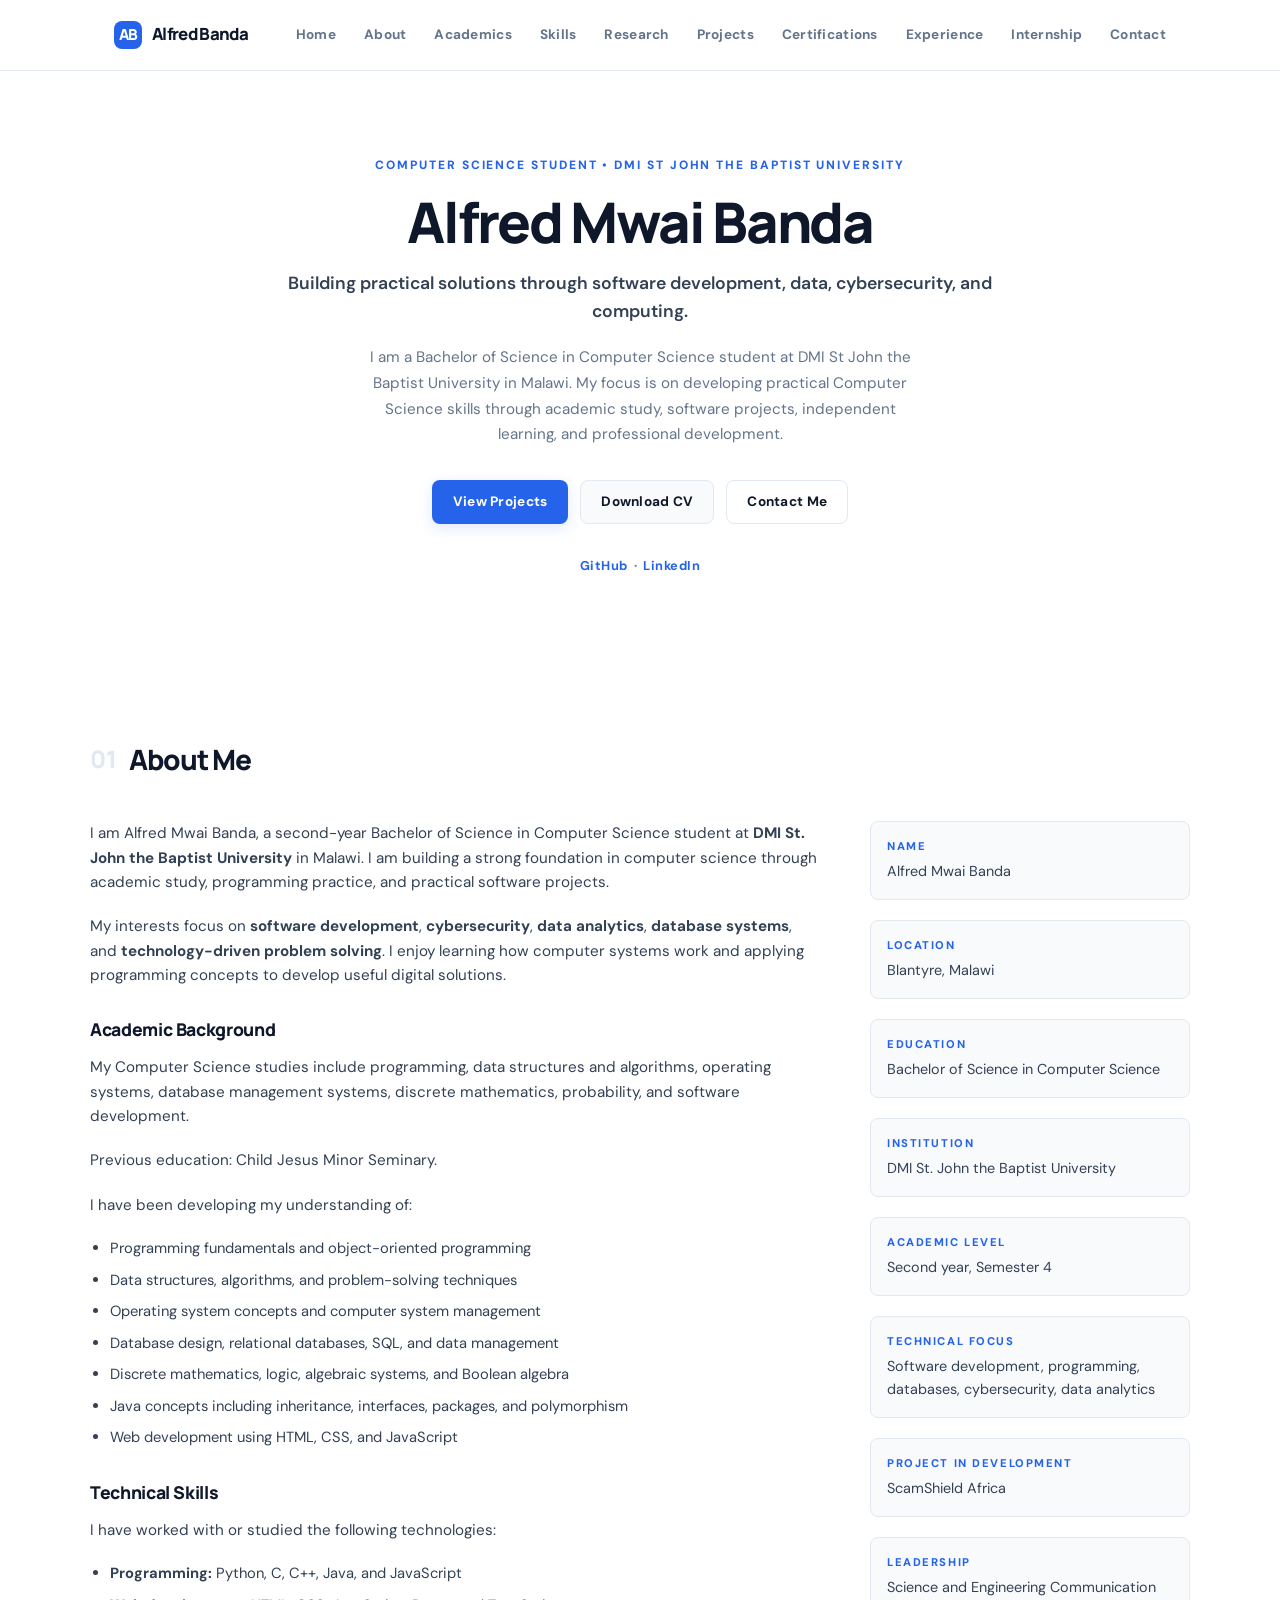
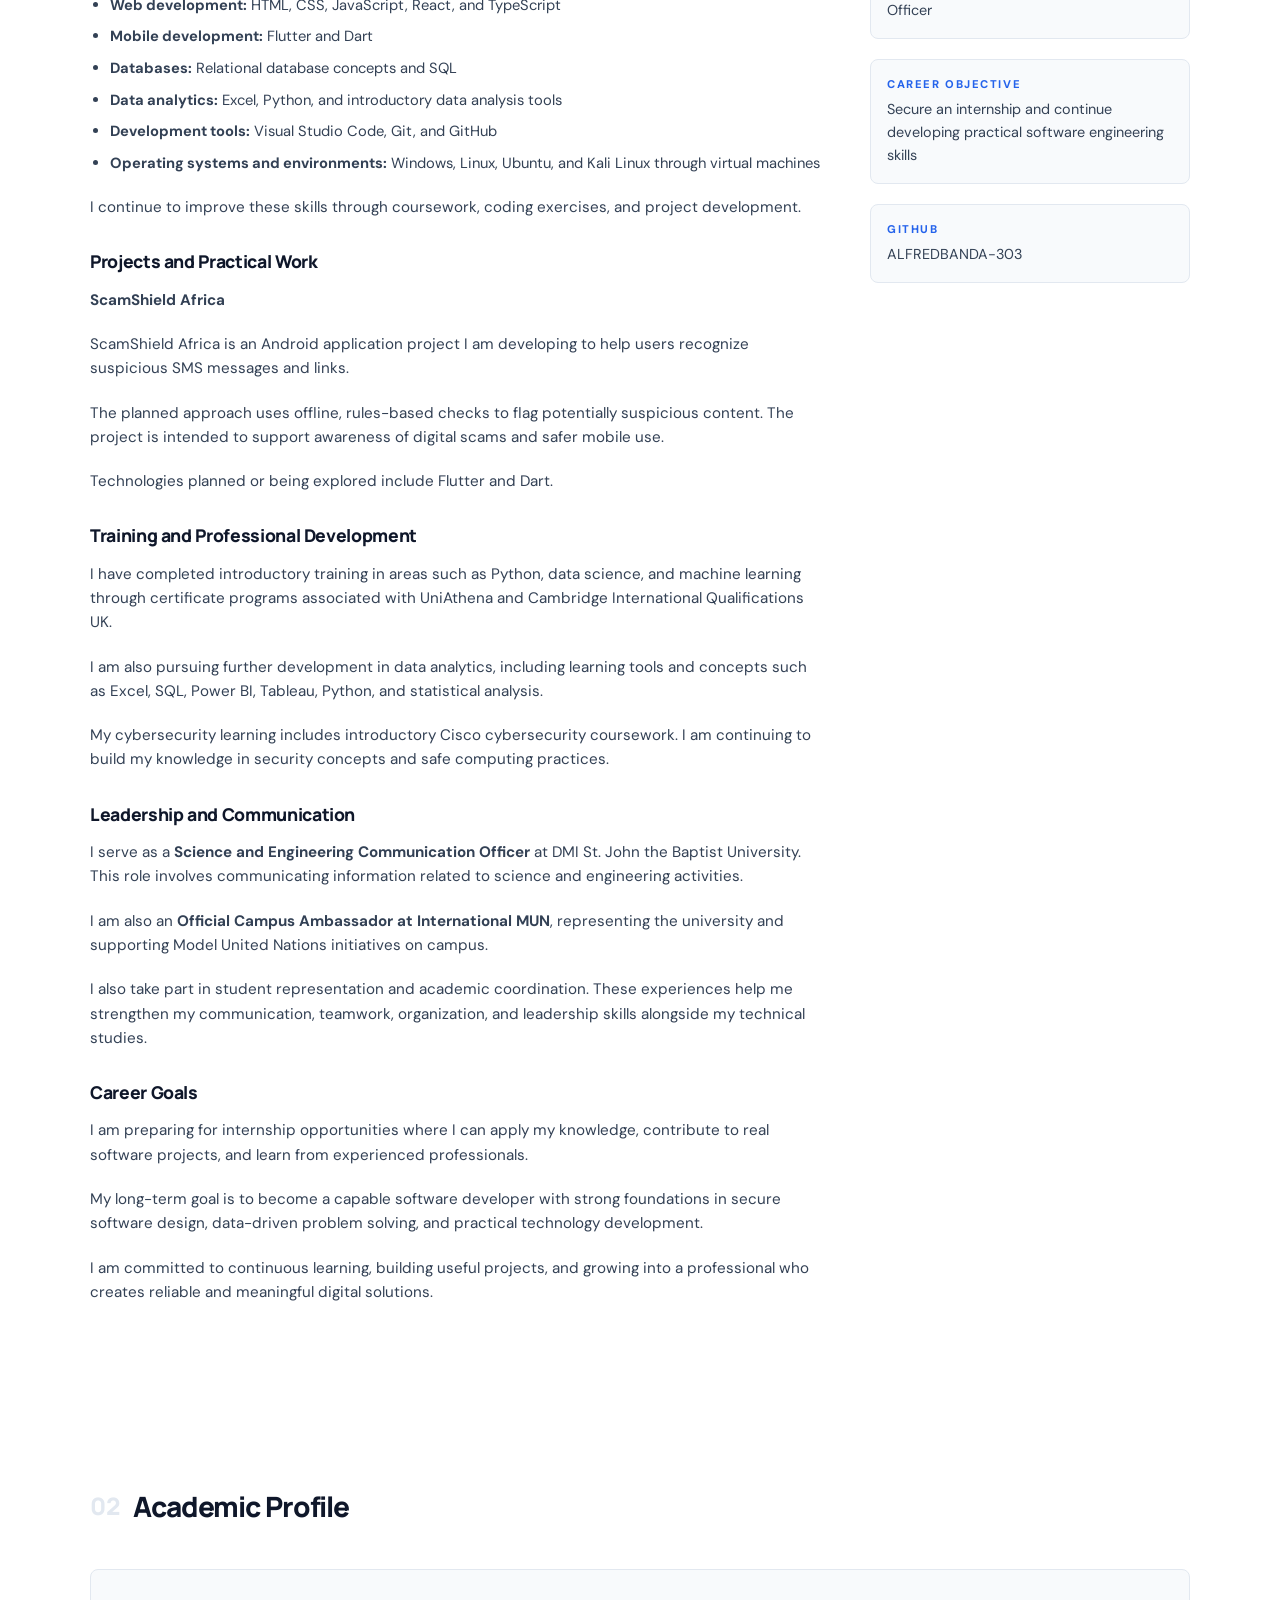
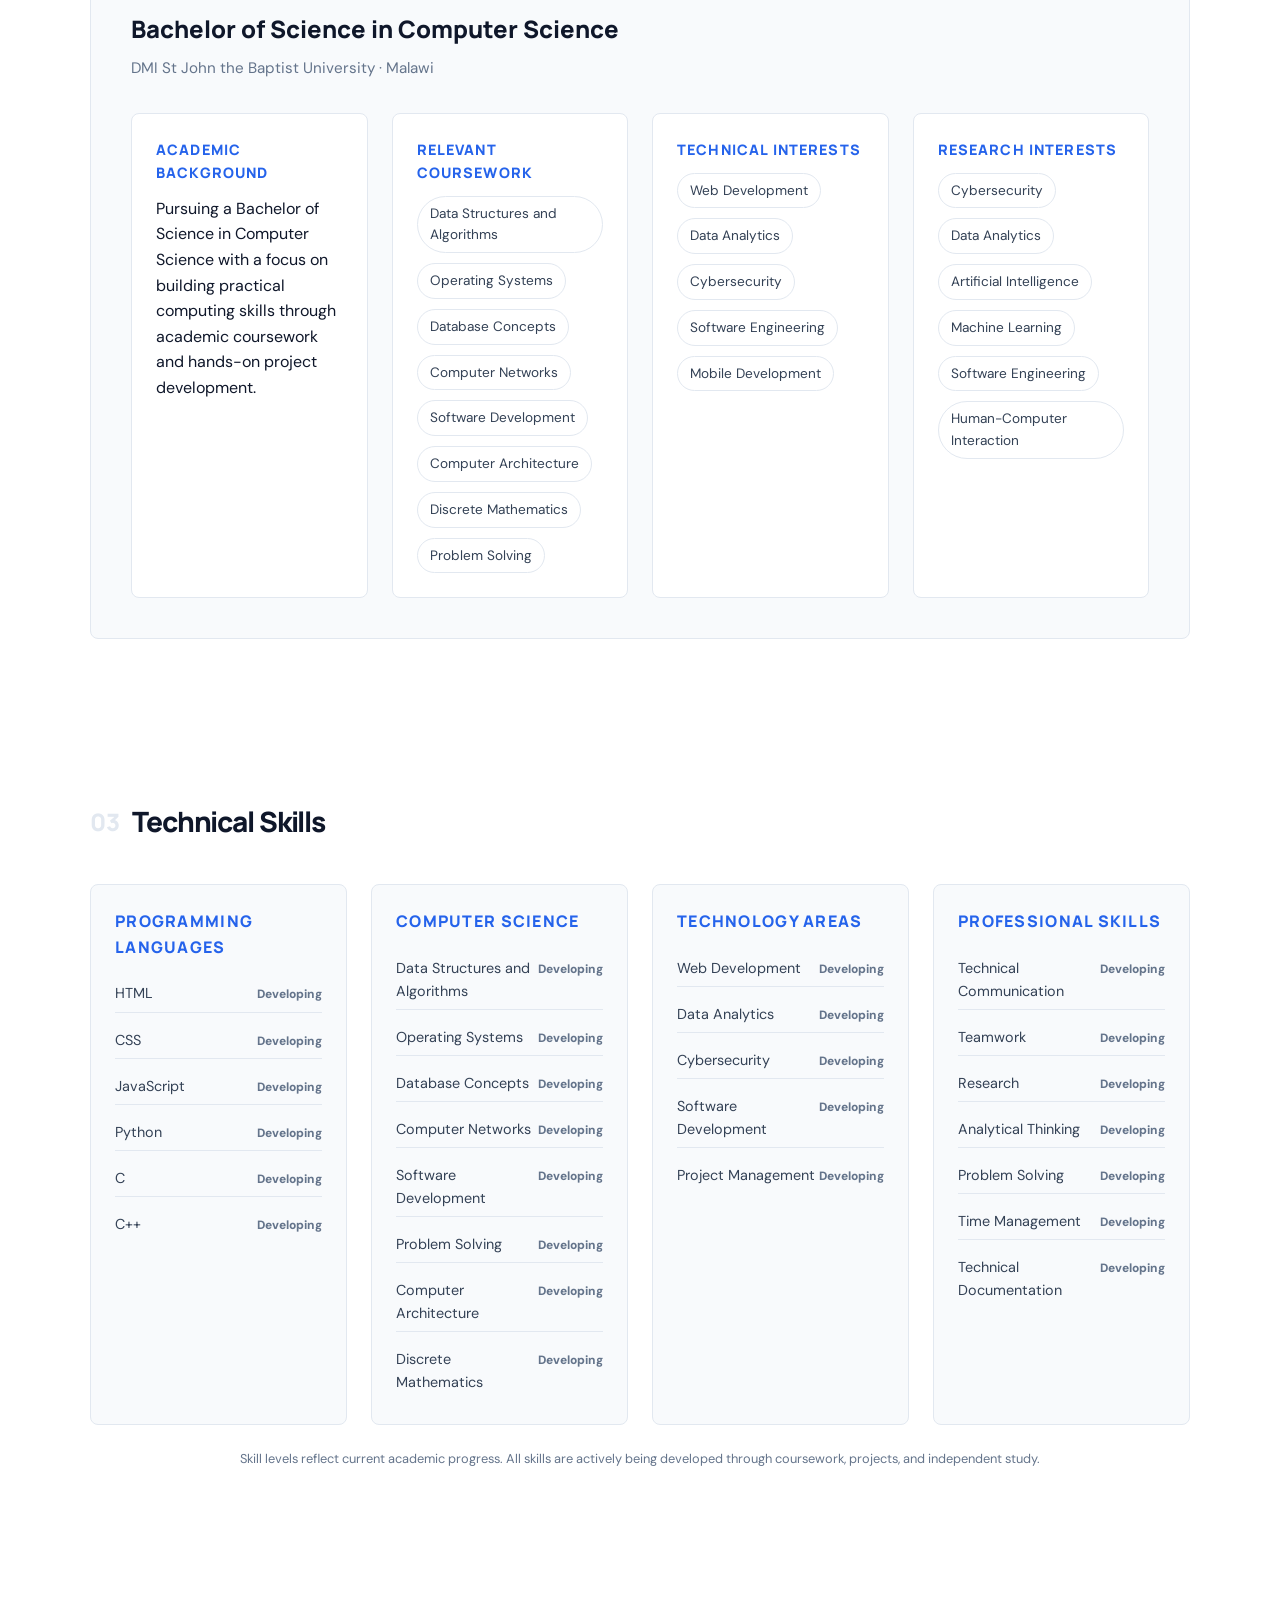
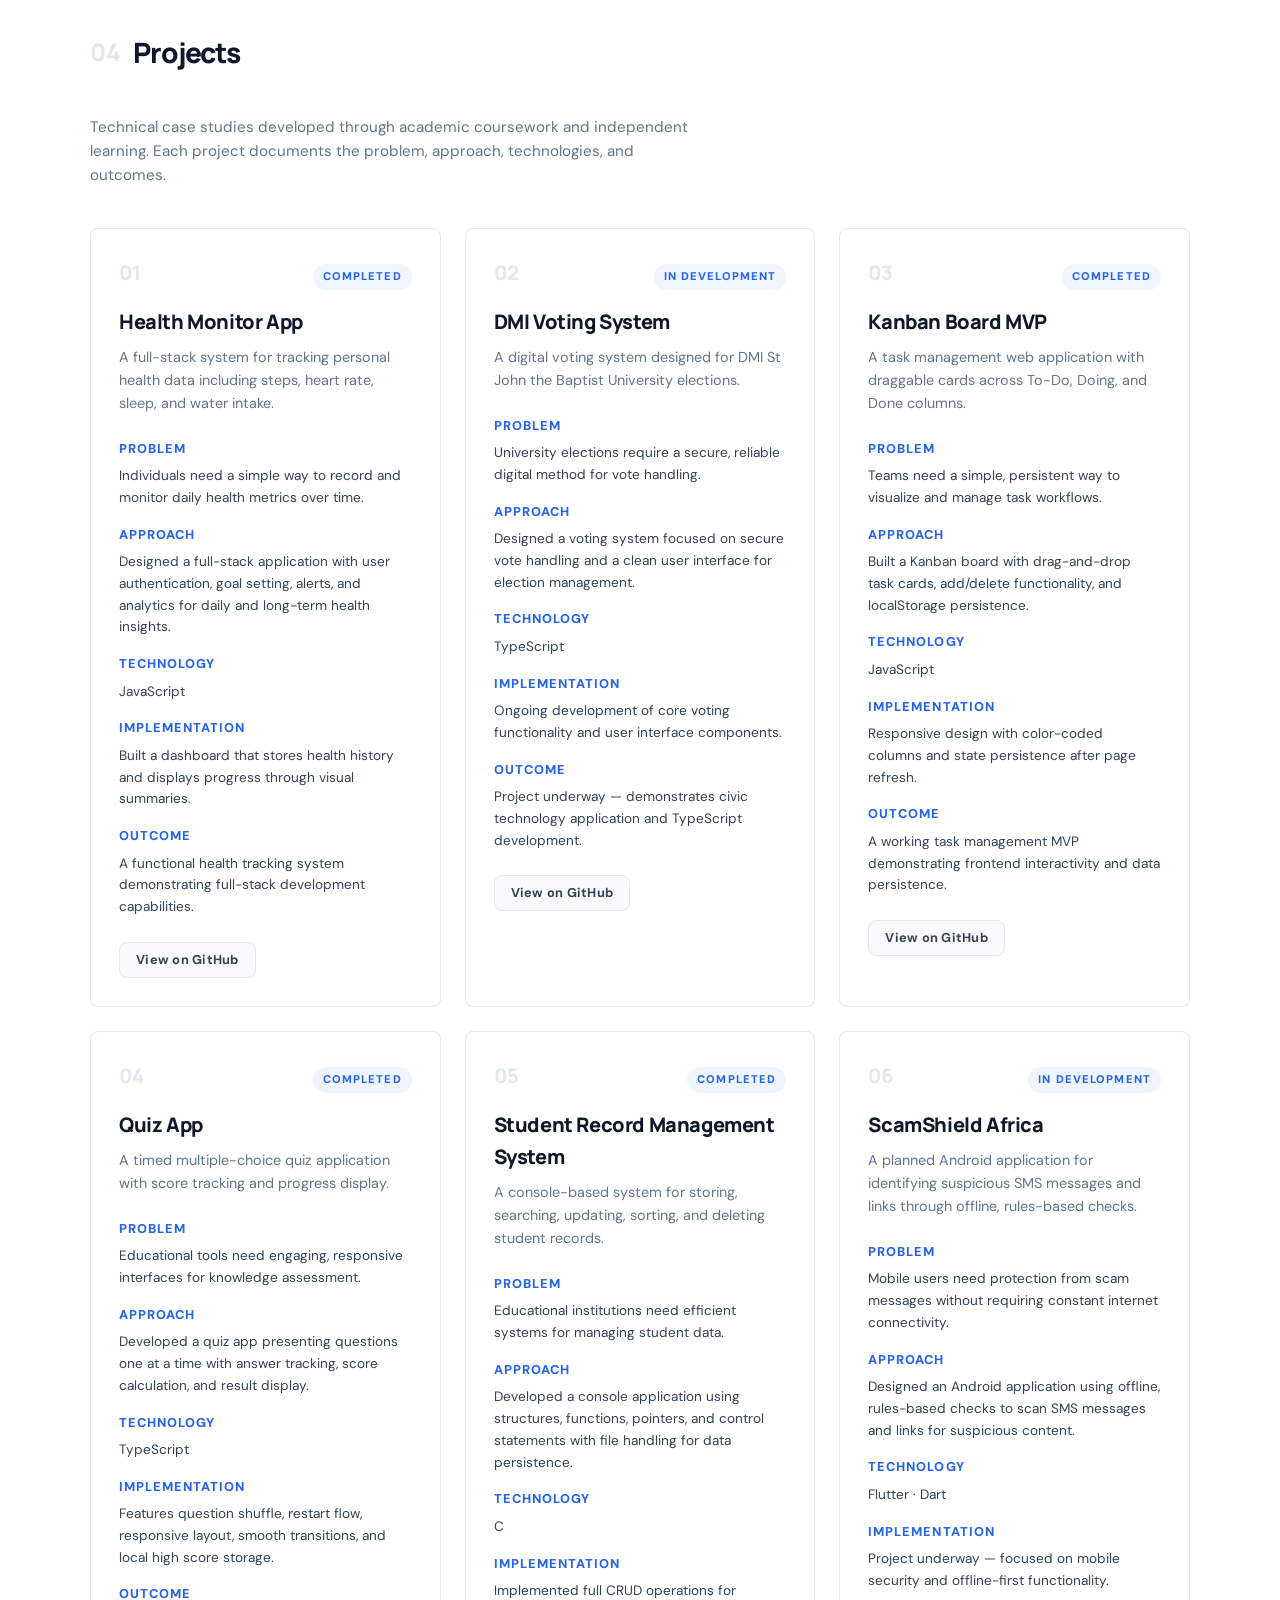
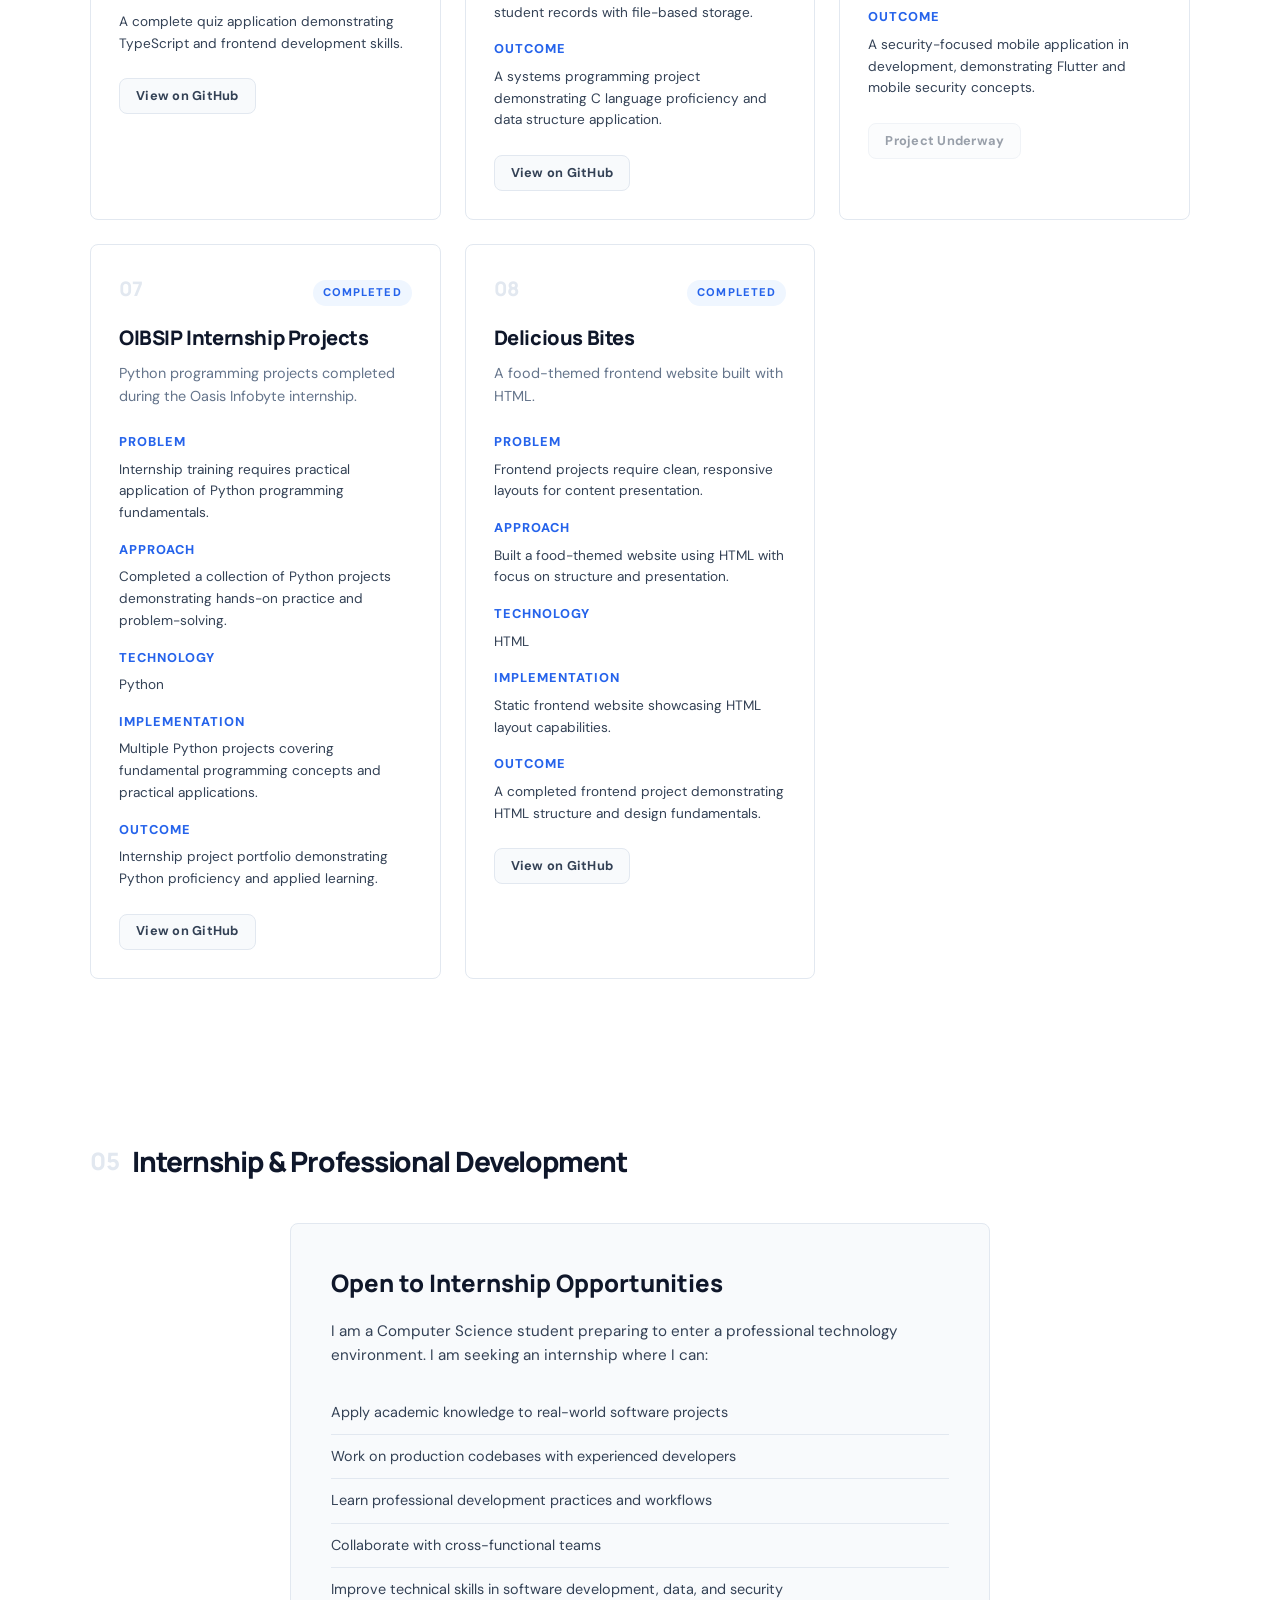
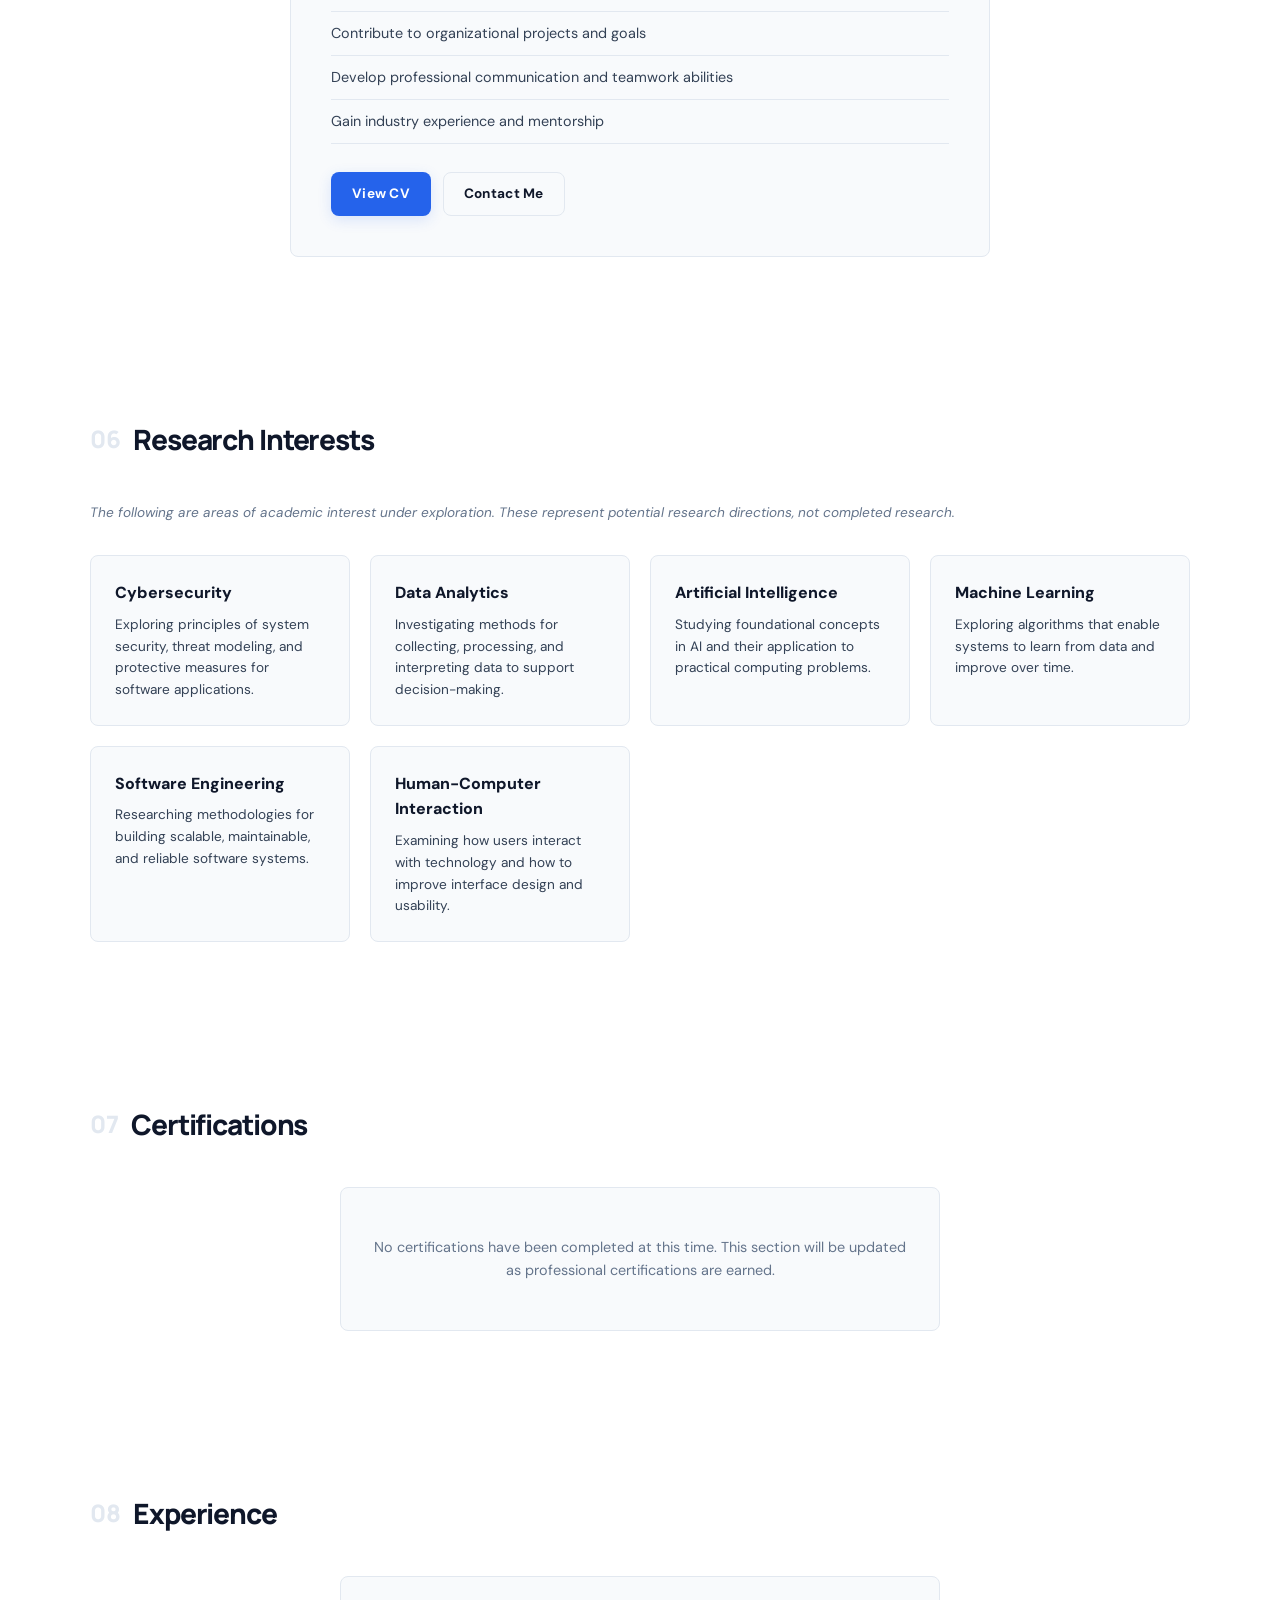
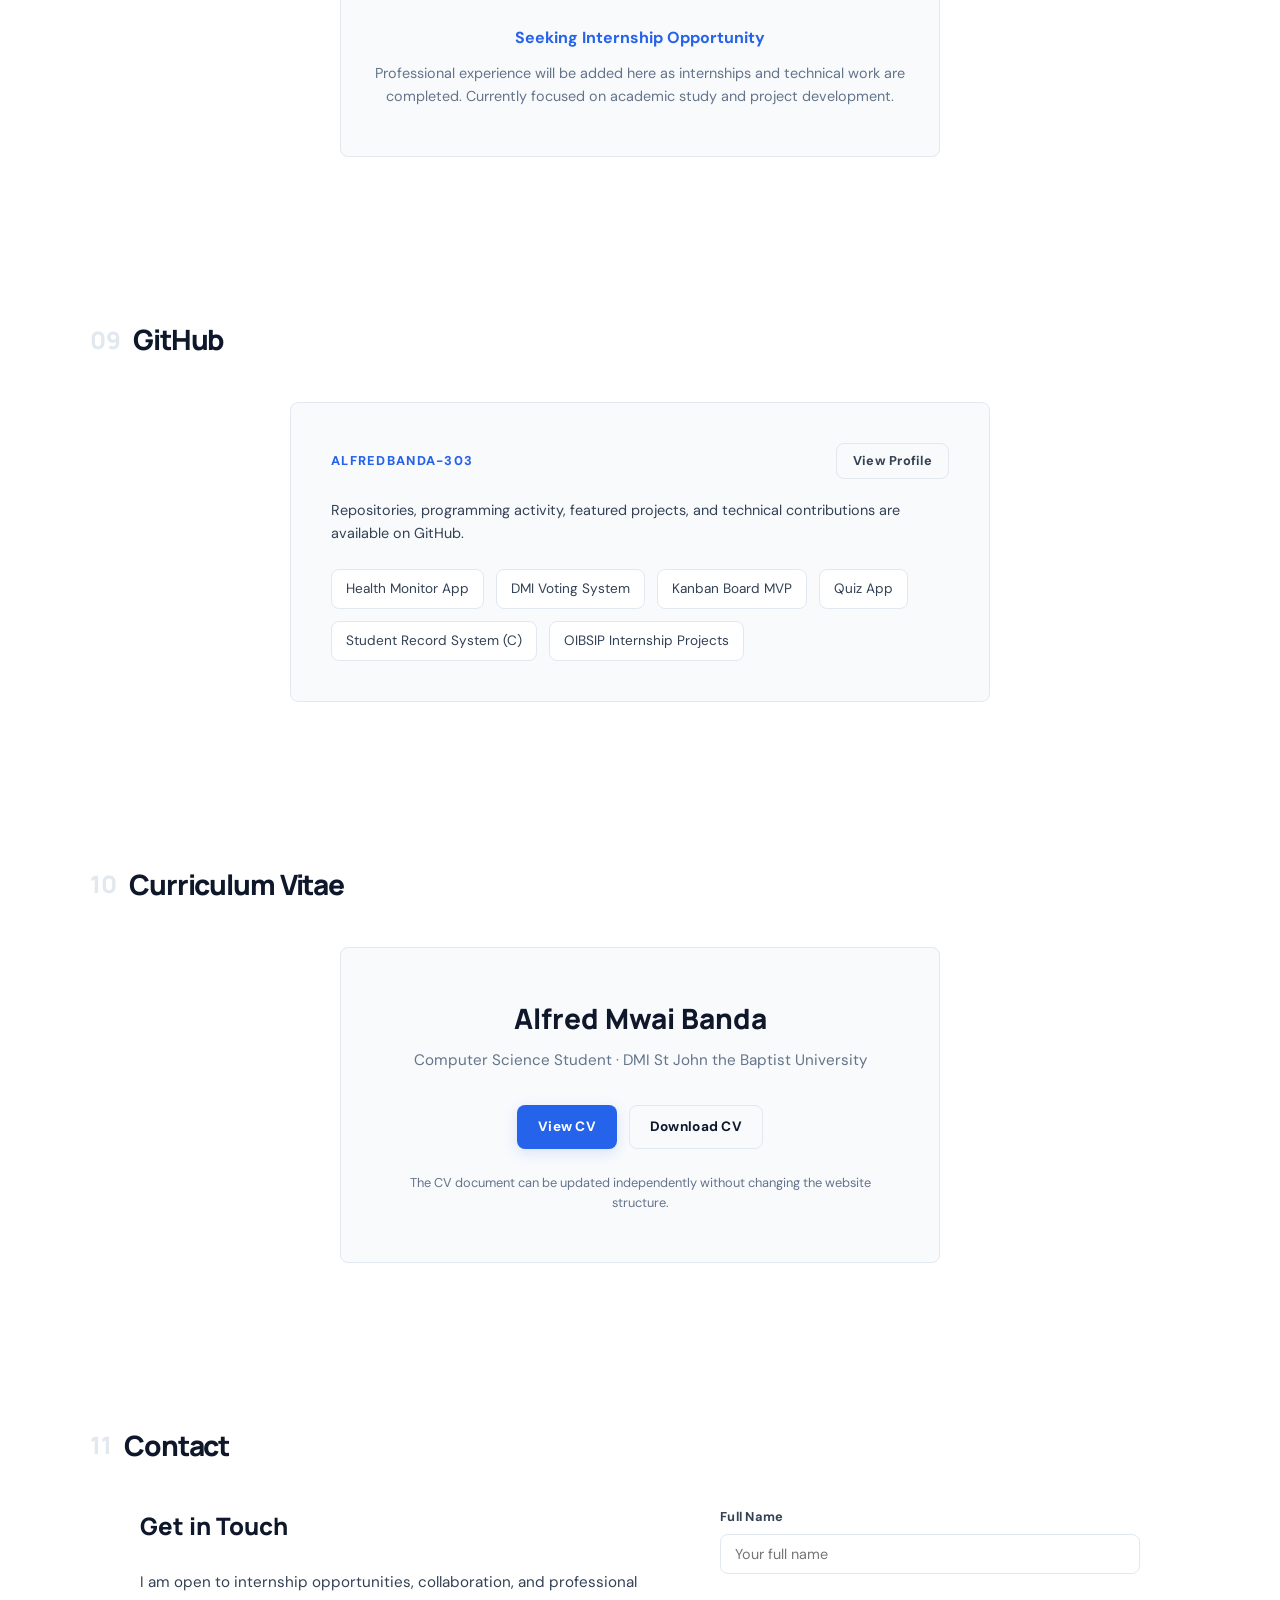
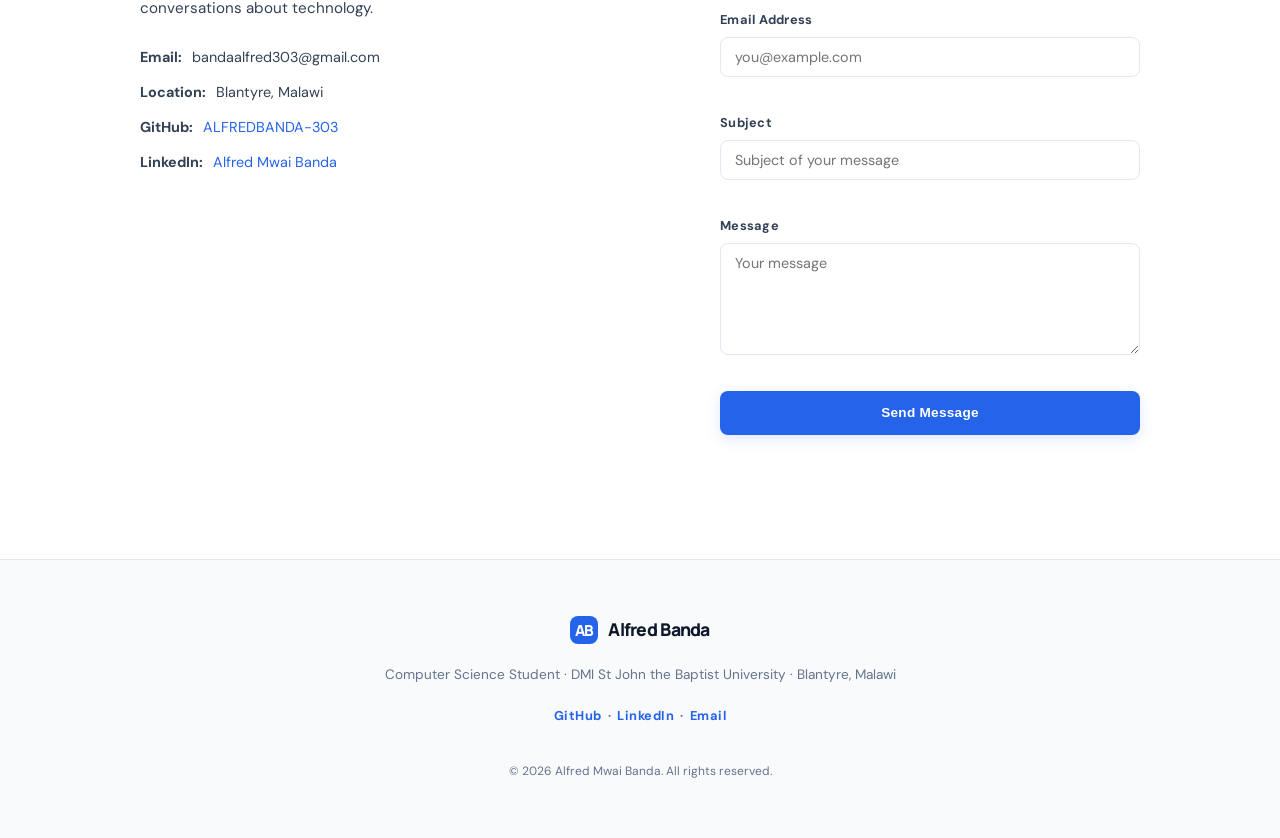
<file: index.html>
<!doctype html>
<html lang="en">
<head>
  <meta charset="utf-8">
  <meta name="viewport" content="width=device-width,initial-scale=1">
  <meta name="theme-color" content="#ffffff">
  <meta name="description" content="Alfred Mwai Banda — Computer Science student at DMI St John the Baptist University, Malawi. Aspiring software developer focused on practical software development, data analytics, and cybersecurity.">
  <meta name="author" content="Alfred Mwai Banda">

  <meta property="og:type" content="profile">
  <meta property="og:title" content="Alfred Mwai Banda | Computer Science Student">
  <meta property="og:description" content="Computer Science student at DMI St John the Baptist University, Malawi. Aspiring software developer.">
  <meta property="og:image" content="assets/favicon.svg">
  <meta property="og:url" content="https://alfred-mwai-banda.bandaalfred303.workers.dev/">
  <meta property="og:site_name" content="Alfred Mwai Banda Portfolio">
  <meta property="og:locale" content="en_US">

  <meta name="twitter:card" content="summary">
  <meta name="twitter:title" content="Alfred Mwai Banda | Computer Science Student">
  <meta name="twitter:description" content="Computer Science student at DMI St John the Baptist University, Malawi. Aspiring software developer.">

  <link rel="icon" type="image/svg+xml" href="assets/favicon.svg">
  <link rel="apple-touch-icon" href="assets/favicon.svg">
  <link rel="stylesheet" href="styles.css">
  <script src="script.js" defer></script>

  <script type="application/ld+json">
  {
    "@context": "https://schema.org",
    "@type": "Person",
    "name": "Alfred Mwai Banda",
    "description": "Bachelor of Science in Computer Science student at DMI St John the Baptist University, Malawi. Aspiring software developer focused on practical software development, data analytics, and cybersecurity.",
    "url": "https://alfred-mwai-banda.bandaalfred303.workers.dev/",
    "email": "bandaalfred303@gmail.com",
    "nationality": "MW",
    "jobTitle": "Computer Science Student",
    "worksFor": {
      "@type": "Organization",
      "name": "DMI St John the Baptist University"
    },
    "knowsAbout": ["Software Development", "Cybersecurity", "Data Analytics", "Web Development", "Python", "JavaScript", "C", "Git"],
    "sameAs": [
      "https://github.com/ALFREDBANDA-303",
      "https://www.linkedin.com/in/alfred-mwai-banda-025221379"
    ]
  }
  </script>

  <title>Alfred Mwai Banda | Computer Science Student</title>
</head>
<body>
  <a class="skip-link" href="#content">Skip to content</a>

  <header class="site-header" id="header">
    <div class="header-inner">
      <a class="brand" href="#" aria-label="Alfred Mwai Banda portfolio home">
        <span class="brand-mark">AB</span>
        <span class="brand-name">Alfred Banda</span>
      </a>
      <nav class="header-nav" id="header-nav">
        <a href="#home" class="nav-link">Home</a>
        <a href="#about" class="nav-link">About</a>
        <a href="#academics" class="nav-link">Academics</a>
        <a href="#skills" class="nav-link">Skills</a>
        <a href="#research" class="nav-link">Research</a>
        <a href="#projects" class="nav-link">Projects</a>
        <a href="#certifications" class="nav-link">Certifications</a>
        <a href="#experience" class="nav-link">Experience</a>
        <a href="#internship" class="nav-link">Internship</a>
        <a href="#contact" class="nav-link">Contact</a>
      </nav>
      <button class="mobile-menu-toggle" id="mobile-menu-toggle" aria-label="Open navigation menu" aria-expanded="false">
        <svg viewBox="0 0 24 24" aria-hidden="true"><path d="M3 6h18M3 12h18M3 18h18"></path></svg>
      </button>
    </div>
  </header>

  <main id="content">

    <!-- HERO -->
    <section id="home" class="hero reveal">
      <div class="hero-inner">
        <span class="hero-kicker">Computer Science Student &bull; DMI St John the Baptist University</span>
        <h1>Alfred Mwai Banda</h1>
        <p class="hero-statement">Building practical solutions through software development, data, cybersecurity, and computing.</p>
        <p class="hero-intro">I am a Bachelor of Science in Computer Science student at DMI St John the Baptist University in Malawi. My focus is on developing practical Computer Science skills through academic study, software projects, independent learning, and professional development.</p>
        <div class="hero-actions">
          <a href="#projects" class="btn-primary">View Projects</a>
          <a href="assets/Alfred-Mwai-Banda-CV.pdf" download class="btn-secondary">Download CV</a>
          <a href="#contact" class="btn-ghost">Contact Me</a>
        </div>
        <div class="hero-links">
          <a href="https://github.com/ALFREDBANDA-303" target="_blank" rel="noopener" aria-label="GitHub profile">GitHub</a>
          <span class="separator">·</span>
          <a href="https://www.linkedin.com/in/alfred-mwai-banda-025221379" target="_blank" rel="noopener" aria-label="LinkedIn profile">LinkedIn</a>
        </div>
      </div>
    </section>

    <!-- ABOUT -->
    <section id="about" class="section reveal">
      <div class="section-inner">
        <div class="section-header">
          <span class="section-number">01</span>
          <h2 class="section-title">About Me</h2>
        </div>
        <div class="about-content">
          <div class="about-text">
            <p>I am Alfred Mwai Banda, a second-year Bachelor of Science in Computer Science student at <strong>DMI St. John the Baptist University</strong> in Malawi. I am building a strong foundation in computer science through academic study, programming practice, and practical software projects.</p>
            <p>My interests focus on <strong>software development</strong>, <strong>cybersecurity</strong>, <strong>data analytics</strong>, <strong>database systems</strong>, and <strong>technology-driven problem solving</strong>. I enjoy learning how computer systems work and applying programming concepts to develop useful digital solutions.</p>

            <h3 class="about-subtitle">Academic Background</h3>
            <p>My Computer Science studies include programming, data structures and algorithms, operating systems, database management systems, discrete mathematics, probability, and software development.</p>
            <p>Previous education: Child Jesus Minor Seminary.</p>
            <p>I have been developing my understanding of:</p>
            <ul class="about-list">
              <li>Programming fundamentals and object-oriented programming</li>
              <li>Data structures, algorithms, and problem-solving techniques</li>
              <li>Operating system concepts and computer system management</li>
              <li>Database design, relational databases, SQL, and data management</li>
              <li>Discrete mathematics, logic, algebraic systems, and Boolean algebra</li>
              <li>Java concepts including inheritance, interfaces, packages, and polymorphism</li>
              <li>Web development using HTML, CSS, and JavaScript</li>
            </ul>

            <h3 class="about-subtitle">Technical Skills</h3>
            <p>I have worked with or studied the following technologies:</p>
            <ul class="about-list">
              <li><strong>Programming:</strong> Python, C, C++, Java, and JavaScript</li>
              <li><strong>Web development:</strong> HTML, CSS, JavaScript, React, and TypeScript</li>
              <li><strong>Mobile development:</strong> Flutter and Dart</li>
              <li><strong>Databases:</strong> Relational database concepts and SQL</li>
              <li><strong>Data analytics:</strong> Excel, Python, and introductory data analysis tools</li>
              <li><strong>Development tools:</strong> Visual Studio Code, Git, and GitHub</li>
              <li><strong>Operating systems and environments:</strong> Windows, Linux, Ubuntu, and Kali Linux through virtual machines</li>
            </ul>
            <p>I continue to improve these skills through coursework, coding exercises, and project development.</p>

            <h3 class="about-subtitle">Projects and Practical Work</h3>
            <p><strong>ScamShield Africa</strong></p>
            <p>ScamShield Africa is an Android application project I am developing to help users recognize suspicious SMS messages and links.</p>
            <p>The planned approach uses offline, rules-based checks to flag potentially suspicious content. The project is intended to support awareness of digital scams and safer mobile use.</p>
            <p>Technologies planned or being explored include Flutter and Dart.</p>

            <h3 class="about-subtitle">Training and Professional Development</h3>
            <p>I have completed introductory training in areas such as Python, data science, and machine learning through certificate programs associated with UniAthena and Cambridge International Qualifications UK.</p>
            <p>I am also pursuing further development in data analytics, including learning tools and concepts such as Excel, SQL, Power BI, Tableau, Python, and statistical analysis.</p>
            <p>My cybersecurity learning includes introductory Cisco cybersecurity coursework. I am continuing to build my knowledge in security concepts and safe computing practices.</p>

            <h3 class="about-subtitle">Leadership and Communication</h3>
            <p>I serve as a <strong>Science and Engineering Communication Officer</strong> at DMI St. John the Baptist University. This role involves communicating information related to science and engineering activities.</p>
            <p>I am also an <strong>Official Campus Ambassador at International MUN</strong>, representing the university and supporting Model United Nations initiatives on campus.</p>
            <p>I also take part in student representation and academic coordination. These experiences help me strengthen my communication, teamwork, organization, and leadership skills alongside my technical studies.</p>

            <h3 class="about-subtitle">Career Goals</h3>
            <p>I am preparing for internship opportunities where I can apply my knowledge, contribute to real software projects, and learn from experienced professionals.</p>
            <p>My long-term goal is to become a capable software developer with strong foundations in secure software design, data-driven problem solving, and practical technology development.</p>
            <p>I am committed to continuous learning, building useful projects, and growing into a professional who creates reliable and meaningful digital solutions.</p>
          </div>
          <div class="about-meta">
            <div class="meta-item">
              <span class="meta-label">Name</span>
              <span class="meta-value">Alfred Mwai Banda</span>
            </div>
            <div class="meta-item">
              <span class="meta-label">Location</span>
              <span class="meta-value">Blantyre, Malawi</span>
            </div>
            <div class="meta-item">
              <span class="meta-label">Education</span>
              <span class="meta-value">Bachelor of Science in Computer Science</span>
            </div>
            <div class="meta-item">
              <span class="meta-label">Institution</span>
              <span class="meta-value">DMI St. John the Baptist University</span>
            </div>
            <div class="meta-item">
              <span class="meta-label">Academic Level</span>
              <span class="meta-value">Second year, Semester 4</span>
            </div>
            <div class="meta-item">
              <span class="meta-label">Technical Focus</span>
              <span class="meta-value">Software development, programming, databases, cybersecurity, data analytics</span>
            </div>
            <div class="meta-item">
              <span class="meta-label">Project in Development</span>
              <span class="meta-value">ScamShield Africa</span>
            </div>
            <div class="meta-item">
              <span class="meta-label">Leadership</span>
              <span class="meta-value">Science and Engineering Communication Officer</span>
            </div>
            <div class="meta-item">
              <span class="meta-label">Career Objective</span>
              <span class="meta-value">Secure an internship and continue developing practical software engineering skills</span>
            </div>
            <div class="meta-item">
              <span class="meta-label">GitHub</span>
              <span class="meta-value"><a href="https://github.com/ALFREDBANDA-303" target="_blank" rel="noopener">ALFREDBANDA-303</a></span>
            </div>
          </div>
        </div>
      </div>
    </section>

    <!-- ACADEMICS -->
    <section id="academics" class="section reveal">
      <div class="section-inner">
        <div class="section-header">
          <span class="section-number">02</span>
          <h2 class="section-title">Academic Profile</h2>
        </div>
        <div class="academic-card">
          <h3 class="academic-degree">Bachelor of Science in Computer Science</h3>
          <p class="academic-institution">DMI St John the Baptist University · Malawi</p>
          <div class="academic-grid">
            <div class="academic-block">
              <h4 class="block-title">Academic Background</h4>
              <p>Pursuing a Bachelor of Science in Computer Science with a focus on building practical computing skills through academic coursework and hands-on project development.</p>
            </div>
            <div class="academic-block">
              <h4 class="block-title">Relevant Coursework</h4>
              <ul class="course-list">
                <li>Data Structures and Algorithms</li>
                <li>Operating Systems</li>
                <li>Database Concepts</li>
                <li>Computer Networks</li>
                <li>Software Development</li>
                <li>Computer Architecture</li>
                <li>Discrete Mathematics</li>
                <li>Problem Solving</li>
              </ul>
            </div>
            <div class="academic-block">
              <h4 class="block-title">Technical Interests</h4>
              <ul class="interest-list">
                <li>Web Development</li>
                <li>Data Analytics</li>
                <li>Cybersecurity</li>
                <li>Software Engineering</li>
                <li>Mobile Development</li>
              </ul>
            </div>
            <div class="academic-block">
              <h4 class="block-title">Research Interests</h4>
              <ul class="interest-list">
                <li>Cybersecurity</li>
                <li>Data Analytics</li>
                <li>Artificial Intelligence</li>
                <li>Machine Learning</li>
                <li>Software Engineering</li>
                <li>Human-Computer Interaction</li>
              </ul>
            </div>
          </div>
        </div>
      </div>
    </section>

    <!-- SKILLS -->
    <section id="skills" class="section reveal">
      <div class="section-inner">
        <div class="section-header">
          <span class="section-number">03</span>
          <h2 class="section-title">Technical Skills</h2>
        </div>
        <div class="skills-grid">
          <div class="skill-category">
            <h3 class="category-title">Programming Languages</h3>
            <ul class="skill-list">
              <li><span>HTML</span> <span class="skill-level">Developing</span></li>
              <li><span>CSS</span> <span class="skill-level">Developing</span></li>
              <li><span>JavaScript</span> <span class="skill-level">Developing</span></li>
              <li><span>Python</span> <span class="skill-level">Developing</span></li>
              <li><span>C</span> <span class="skill-level">Developing</span></li>
              <li><span>C++</span> <span class="skill-level">Developing</span></li>
            </ul>
          </div>
          <div class="skill-category">
            <h3 class="category-title">Computer Science</h3>
            <ul class="skill-list">
              <li><span>Data Structures and Algorithms</span> <span class="skill-level">Developing</span></li>
              <li><span>Operating Systems</span> <span class="skill-level">Developing</span></li>
              <li><span>Database Concepts</span> <span class="skill-level">Developing</span></li>
              <li><span>Computer Networks</span> <span class="skill-level">Developing</span></li>
              <li><span>Software Development</span> <span class="skill-level">Developing</span></li>
              <li><span>Problem Solving</span> <span class="skill-level">Developing</span></li>
              <li><span>Computer Architecture</span> <span class="skill-level">Developing</span></li>
              <li><span>Discrete Mathematics</span> <span class="skill-level">Developing</span></li>
            </ul>
          </div>
          <div class="skill-category">
            <h3 class="category-title">Technology Areas</h3>
            <ul class="skill-list">
              <li><span>Web Development</span> <span class="skill-level">Developing</span></li>
              <li><span>Data Analytics</span> <span class="skill-level">Developing</span></li>
              <li><span>Cybersecurity</span> <span class="skill-level">Developing</span></li>
              <li><span>Software Development</span> <span class="skill-level">Developing</span></li>
              <li><span>Project Management</span> <span class="skill-level">Developing</span></li>
            </ul>
          </div>
          <div class="skill-category">
            <h3 class="category-title">Professional Skills</h3>
            <ul class="skill-list">
              <li><span>Technical Communication</span> <span class="skill-level">Developing</span></li>
              <li><span>Teamwork</span> <span class="skill-level">Developing</span></li>
              <li><span>Research</span> <span class="skill-level">Developing</span></li>
              <li><span>Analytical Thinking</span> <span class="skill-level">Developing</span></li>
              <li><span>Problem Solving</span> <span class="skill-level">Developing</span></li>
              <li><span>Time Management</span> <span class="skill-level">Developing</span></li>
              <li><span>Technical Documentation</span> <span class="skill-level">Developing</span></li>
            </ul>
          </div>
        </div>
        <p class="skills-note">Skill levels reflect current academic progress. All skills are actively being developed through coursework, projects, and independent study.</p>
      </div>
    </section>

    <!-- PROJECTS -->
    <section id="projects" class="section reveal">
      <div class="section-inner">
        <div class="section-header">
          <span class="section-number">04</span>
          <h2 class="section-title">Projects</h2>
        </div>
        <p class="section-intro">Technical case studies developed through academic coursework and independent learning. Each project documents the problem, approach, technologies, and outcomes.</p>

        <div class="project-grid">
          <!-- Project 1 -->
          <article class="project-card reveal">
            <div class="project-meta">
              <span class="project-number">01</span>
              <span class="project-status">Completed</span>
            </div>
            <div class="project-content">
              <h3 class="project-title">Health Monitor App</h3>
              <p class="project-overview">A full-stack system for tracking personal health data including steps, heart rate, sleep, and water intake.</p>
              <div class="project-detail">
                <div class="detail-block">
                  <h5>Problem</h5>
                  <p>Individuals need a simple way to record and monitor daily health metrics over time.</p>
                </div>
                <div class="detail-block">
                  <h5>Approach</h5>
                  <p>Designed a full-stack application with user authentication, goal setting, alerts, and analytics for daily and long-term health insights.</p>
                </div>
                <div class="detail-block">
                  <h5>Technology</h5>
                  <p>JavaScript</p>
                </div>
                <div class="detail-block">
                  <h5>Implementation</h5>
                  <p>Built a dashboard that stores health history and displays progress through visual summaries.</p>
                </div>
                <div class="detail-block">
                  <h5>Outcome</h5>
                  <p>A functional health tracking system demonstrating full-stack development capabilities.</p>
                </div>
              </div>
              <div class="project-links">
                <a href="https://github.com/ALFREDBANDA-303/Health-Monitor-App" target="_blank" rel="noopener" class="btn-small">View on GitHub</a>
              </div>
            </div>
          </article>

          <!-- Project 2 -->
          <article class="project-card reveal">
            <div class="project-meta">
              <span class="project-number">02</span>
              <span class="project-status">In Development</span>
            </div>
            <div class="project-content">
              <h3 class="project-title">DMI Voting System</h3>
              <p class="project-overview">A digital voting system designed for DMI St John the Baptist University elections.</p>
              <div class="project-detail">
                <div class="detail-block">
                  <h5>Problem</h5>
                  <p>University elections require a secure, reliable digital method for vote handling.</p>
                </div>
                <div class="detail-block">
                  <h5>Approach</h5>
                  <p>Designed a voting system focused on secure vote handling and a clean user interface for election management.</p>
                </div>
                <div class="detail-block">
                  <h5>Technology</h5>
                  <p>TypeScript</p>
                </div>
                <div class="detail-block">
                  <h5>Implementation</h5>
                  <p>Ongoing development of core voting functionality and user interface components.</p>
                </div>
                <div class="detail-block">
                  <h5>Outcome</h5>
                  <p>Project underway — demonstrates civic technology application and TypeScript development.</p>
                </div>
              </div>
              <div class="project-links">
                <a href="https://github.com/ALFREDBANDA-303/official-voting-system" target="_blank" rel="noopener" class="btn-small">View on GitHub</a>
              </div>
            </div>
          </article>

          <!-- Project 3 -->
          <article class="project-card reveal">
            <div class="project-meta">
              <span class="project-number">03</span>
              <span class="project-status">Completed</span>
            </div>
            <div class="project-content">
              <h3 class="project-title">Kanban Board MVP</h3>
              <p class="project-overview">A task management web application with draggable cards across To-Do, Doing, and Done columns.</p>
              <div class="project-detail">
                <div class="detail-block">
                  <h5>Problem</h5>
                  <p>Teams need a simple, persistent way to visualize and manage task workflows.</p>
                </div>
                <div class="detail-block">
                  <h5>Approach</h5>
                  <p>Built a Kanban board with drag-and-drop task cards, add/delete functionality, and localStorage persistence.</p>
                </div>
                <div class="detail-block">
                  <h5>Technology</h5>
                  <p>JavaScript</p>
                </div>
                <div class="detail-block">
                  <h5>Implementation</h5>
                  <p>Responsive design with color-coded columns and state persistence after page refresh.</p>
                </div>
                <div class="detail-block">
                  <h5>Outcome</h5>
                  <p>A working task management MVP demonstrating frontend interactivity and data persistence.</p>
                </div>
              </div>
              <div class="project-links">
                <a href="https://github.com/ALFREDBANDA-303/kanban-board-" target="_blank" rel="noopener" class="btn-small">View on GitHub</a>
              </div>
            </div>
          </article>

          <!-- Project 4 -->
          <article class="project-card reveal">
            <div class="project-meta">
              <span class="project-number">04</span>
              <span class="project-status">Completed</span>
            </div>
            <div class="project-content">
              <h3 class="project-title">Quiz App</h3>
              <p class="project-overview">A timed multiple-choice quiz application with score tracking and progress display.</p>
              <div class="project-detail">
                <div class="detail-block">
                  <h5>Problem</h5>
                  <p>Educational tools need engaging, responsive interfaces for knowledge assessment.</p>
                </div>
                <div class="detail-block">
                  <h5>Approach</h5>
                  <p>Developed a quiz app presenting questions one at a time with answer tracking, score calculation, and result display.</p>
                </div>
                <div class="detail-block">
                  <h5>Technology</h5>
                  <p>TypeScript</p>
                </div>
                <div class="detail-block">
                  <h5>Implementation</h5>
                  <p>Features question shuffle, restart flow, responsive layout, smooth transitions, and local high score storage.</p>
                </div>
                <div class="detail-block">
                  <h5>Outcome</h5>
                  <p>A complete quiz application demonstrating TypeScript and frontend development skills.</p>
                </div>
              </div>
              <div class="project-links">
                <a href="https://github.com/ALFREDBANDA-303/SovereignHugo303-Quiz-App" target="_blank" rel="noopener" class="btn-small">View on GitHub</a>
              </div>
            </div>
          </article>

          <!-- Project 5 -->
          <article class="project-card reveal">
            <div class="project-meta">
              <span class="project-number">05</span>
              <span class="project-status">Completed</span>
            </div>
            <div class="project-content">
              <h3 class="project-title">Student Record Management System</h3>
              <p class="project-overview">A console-based system for storing, searching, updating, sorting, and deleting student records.</p>
              <div class="project-detail">
                <div class="detail-block">
                  <h5>Problem</h5>
                  <p>Educational institutions need efficient systems for managing student data.</p>
                </div>
                <div class="detail-block">
                  <h5>Approach</h5>
                  <p>Developed a console application using structures, functions, pointers, and control statements with file handling for data persistence.</p>
                </div>
                <div class="detail-block">
                  <h5>Technology</h5>
                  <p>C</p>
                </div>
                <div class="detail-block">
                  <h5>Implementation</h5>
                  <p>Implemented full CRUD operations for student records with file-based storage.</p>
                </div>
                <div class="detail-block">
                  <h5>Outcome</h5>
                  <p>A systems programming project demonstrating C language proficiency and data structure application.</p>
                </div>
              </div>
              <div class="project-links">
                <a href="https://github.com/ALFREDBANDA-303/Student-Record-Management-System-in-C" target="_blank" rel="noopener" class="btn-small">View on GitHub</a>
              </div>
            </div>
          </article>

          <!-- Project 6 -->
          <article class="project-card reveal">
            <div class="project-meta">
              <span class="project-number">06</span>
              <span class="project-status">In Development</span>
            </div>
            <div class="project-content">
              <h3 class="project-title">ScamShield Africa</h3>
              <p class="project-overview">A planned Android application for identifying suspicious SMS messages and links through offline, rules-based checks.</p>
              <div class="project-detail">
                <div class="detail-block">
                  <h5>Problem</h5>
                  <p>Mobile users need protection from scam messages without requiring constant internet connectivity.</p>
                </div>
                <div class="detail-block">
                  <h5>Approach</h5>
                  <p>Designed an Android application using offline, rules-based checks to scan SMS messages and links for suspicious content.</p>
                </div>
                <div class="detail-block">
                  <h5>Technology</h5>
                  <p>Flutter · Dart</p>
                </div>
                <div class="detail-block">
                  <h5>Implementation</h5>
                  <p>Project underway — focused on mobile security and offline-first functionality.</p>
                </div>
                <div class="detail-block">
                  <h5>Outcome</h5>
                  <p>A security-focused mobile application in development, demonstrating Flutter and mobile security concepts.</p>
                </div>
              </div>
              <div class="project-links">
                <span class="btn-small disabled">Project Underway</span>
              </div>
            </div>
          </article>

          <!-- Project 7 -->
          <article class="project-card reveal">
            <div class="project-meta">
              <span class="project-number">07</span>
              <span class="project-status">Completed</span>
            </div>
            <div class="project-content">
              <h3 class="project-title">OIBSIP Internship Projects</h3>
              <p class="project-overview">Python programming projects completed during the Oasis Infobyte internship.</p>
              <div class="project-detail">
                <div class="detail-block">
                  <h5>Problem</h5>
                  <p>Internship training requires practical application of Python programming fundamentals.</p>
                </div>
                <div class="detail-block">
                  <h5>Approach</h5>
                  <p>Completed a collection of Python projects demonstrating hands-on practice and problem-solving.</p>
                </div>
                <div class="detail-block">
                  <h5>Technology</h5>
                  <p>Python</p>
                </div>
                <div class="detail-block">
                  <h5>Implementation</h5>
                  <p>Multiple Python projects covering fundamental programming concepts and practical applications.</p>
                </div>
                <div class="detail-block">
                  <h5>Outcome</h5>
                  <p>Internship project portfolio demonstrating Python proficiency and applied learning.</p>
                </div>
              </div>
              <div class="project-links">
                <a href="https://github.com/ALFREDBANDA-303/OIBSIP" target="_blank" rel="noopener" class="btn-small">View on GitHub</a>
              </div>
            </div>
          </article>

          <!-- Project 8 -->
          <article class="project-card reveal">
            <div class="project-meta">
              <span class="project-number">08</span>
              <span class="project-status">Completed</span>
            </div>
            <div class="project-content">
              <h3 class="project-title">Delicious Bites</h3>
              <p class="project-overview">A food-themed frontend website built with HTML.</p>
              <div class="project-detail">
                <div class="detail-block">
                  <h5>Problem</h5>
                  <p>Frontend projects require clean, responsive layouts for content presentation.</p>
                </div>
                <div class="detail-block">
                  <h5>Approach</h5>
                  <p>Built a food-themed website using HTML with focus on structure and presentation.</p>
                </div>
                <div class="detail-block">
                  <h5>Technology</h5>
                  <p>HTML</p>
                </div>
                <div class="detail-block">
                  <h5>Implementation</h5>
                  <p>Static frontend website showcasing HTML layout capabilities.</p>
                </div>
                <div class="detail-block">
                  <h5>Outcome</h5>
                  <p>A completed frontend project demonstrating HTML structure and design fundamentals.</p>
                </div>
              </div>
              <div class="project-links">
                <a href="https://github.com/ALFREDBANDA-303/web" target="_blank" rel="noopener" class="btn-small">View on GitHub</a>
              </div>
            </div>
          </article>
        </div>
      </div>
    </section>

    <!-- INTERNSHIP -->
    <section id="internship" class="section reveal">
      <div class="section-inner">
        <div class="section-header">
          <span class="section-number">05</span>
          <h2 class="section-title">Internship &amp; Professional Development</h2>
        </div>
        <div class="internship-card">
          <h3 class="internship-title">Open to Internship Opportunities</h3>
          <p class="internship-intro">I am a Computer Science student preparing to enter a professional technology environment. I am seeking an internship where I can:</p>
          <ul class="internship-list">
            <li>Apply academic knowledge to real-world software projects</li>
            <li>Work on production codebases with experienced developers</li>
            <li>Learn professional development practices and workflows</li>
            <li>Collaborate with cross-functional teams</li>
            <li>Improve technical skills in software development, data, and security</li>
            <li>Contribute to organizational projects and goals</li>
            <li>Develop professional communication and teamwork abilities</li>
            <li>Gain industry experience and mentorship</li>
          </ul>
          <div class="internship-actions">
            <a href="assets/Alfred-Mwai-Banda-CV.pdf" download class="btn-primary">View CV</a>
            <a href="#contact" class="btn-secondary">Contact Me</a>
          </div>
        </div>
      </div>
    </section>

    <!-- RESEARCH -->
    <section id="research" class="section reveal">
      <div class="section-inner">
        <div class="section-header">
          <span class="section-number">06</span>
          <h2 class="section-title">Research Interests</h2>
        </div>
        <p class="research-note">The following are areas of academic interest under exploration. These represent potential research directions, not completed research.</p>
        <div class="research-grid">
          <div class="research-item">
            <h4>Cybersecurity</h4>
            <p>Exploring principles of system security, threat modeling, and protective measures for software applications.</p>
          </div>
          <div class="research-item">
            <h4>Data Analytics</h4>
            <p>Investigating methods for collecting, processing, and interpreting data to support decision-making.</p>
          </div>
          <div class="research-item">
            <h4>Artificial Intelligence</h4>
            <p>Studying foundational concepts in AI and their application to practical computing problems.</p>
          </div>
          <div class="research-item">
            <h4>Machine Learning</h4>
            <p>Exploring algorithms that enable systems to learn from data and improve over time.</p>
          </div>
          <div class="research-item">
            <h4>Software Engineering</h4>
            <p>Researching methodologies for building scalable, maintainable, and reliable software systems.</p>
          </div>
          <div class="research-item">
            <h4>Human-Computer Interaction</h4>
            <p>Examining how users interact with technology and how to improve interface design and usability.</p>
          </div>
        </div>
      </div>
    </section>

    <!-- CERTIFICATIONS -->
    <section id="certifications" class="section reveal">
      <div class="section-inner">
        <div class="section-header">
          <span class="section-number">07</span>
          <h2 class="section-title">Certifications</h2>
        </div>
        <div class="certifications-placeholder">
          <p class="cert-note">No certifications have been completed at this time. This section will be updated as professional certifications are earned.</p>
        </div>
      </div>
    </section>

    <!-- EXPERIENCE -->
    <section id="experience" class="section reveal">
      <div class="section-inner">
        <div class="section-header">
          <span class="section-number">08</span>
          <h2 class="section-title">Experience</h2>
        </div>
        <div class="experience-placeholder">
          <p class="exp-status"><strong>Seeking Internship Opportunity</strong></p>
          <p class="exp-note">Professional experience will be added here as internships and technical work are completed. Currently focused on academic study and project development.</p>
        </div>
      </div>
    </section>

    <!-- GITHUB -->
    <section id="github" class="section reveal">
      <div class="section-inner">
        <div class="section-header">
          <span class="section-number">09</span>
          <h2 class="section-title">GitHub</h2>
        </div>
        <div class="github-card">
          <div class="github-header">
            <span class="github-user">ALFREDBANDA-303</span>
            <a href="https://github.com/ALFREDBANDA-303" target="_blank" rel="noopener" class="btn-small">View Profile</a>
          </div>
          <p class="github-desc">Repositories, programming activity, featured projects, and technical contributions are available on GitHub.</p>
          <div class="github-repos">
            <a href="https://github.com/ALFREDBANDA-303/Health-Monitor-App" target="_blank" rel="noopener">Health Monitor App</a>
            <a href="https://github.com/ALFREDBANDA-303/official-voting-system" target="_blank" rel="noopener">DMI Voting System</a>
            <a href="https://github.com/ALFREDBANDA-303/kanban-board-" target="_blank" rel="noopener">Kanban Board MVP</a>
            <a href="https://github.com/ALFREDBANDA-303/SovereignHugo303-Quiz-App" target="_blank" rel="noopener">Quiz App</a>
            <a href="https://github.com/ALFREDBANDA-303/Student-Record-Management-System-in-C" target="_blank" rel="noopener">Student Record System (C)</a>
            <a href="https://github.com/ALFREDBANDA-303/OIBSIP" target="_blank" rel="noopener">OIBSIP Internship Projects</a>
          </div>
        </div>
      </div>
    </section>

    <!-- CV -->
    <section id="cv" class="section reveal">
      <div class="section-inner">
        <div class="section-header">
          <span class="section-number">10</span>
          <h2 class="section-title">Curriculum Vitae</h2>
        </div>
        <div class="cv-card">
          <h3 class="cv-title">Alfred Mwai Banda</h3>
          <p class="cv-subtitle">Computer Science Student · DMI St John the Baptist University</p>
          <div class="cv-actions">
            <a href="assets/Alfred-Mwai-Banda-CV.pdf" target="_blank" rel="noopener" class="btn-primary">View CV</a>
            <a href="assets/Alfred-Mwai-Banda-CV.pdf" download class="btn-secondary">Download CV</a>
          </div>
          <p class="cv-note">The CV document can be updated independently without changing the website structure.</p>
        </div>
      </div>
    </section>

    <!-- CONTACT -->
    <section id="contact" class="section reveal">
      <div class="section-inner">
        <div class="section-header">
          <span class="section-number">11</span>
          <h2 class="section-title">Contact</h2>
        </div>
        <div class="contact-wrapper">
          <div class="contact-info">
            <h3 class="contact-title">Get in Touch</h3>
            <p class="contact-intro">I am open to internship opportunities, collaboration, and professional conversations about technology.</p>
            <ul class="contact-details">
              <li><strong>Email:</strong> bandaalfred303@gmail.com</li>
              <li><strong>Location:</strong> Blantyre, Malawi</li>
              <li><strong>GitHub:</strong> <a href="https://github.com/ALFREDBANDA-303" target="_blank" rel="noopener">ALFREDBANDA-303</a></li>
              <li><strong>LinkedIn:</strong> <a href="https://www.linkedin.com/in/alfred-mwai-banda-025221379" target="_blank" rel="noopener">Alfred Mwai Banda</a></li>
            </ul>
          </div>
          <form id="contact-form" class="contact-form" novalidate>
            <div class="form-group">
              <label for="contact-name">Full Name</label>
              <input type="text" id="contact-name" name="name" required placeholder="Your full name">
              <span class="form-error" id="name-error"></span>
            </div>
            <div class="form-group">
              <label for="contact-email">Email Address</label>
              <input type="email" id="contact-email" name="email" required placeholder="you@example.com">
              <span class="form-error" id="email-error"></span>
            </div>
            <div class="form-group">
              <label for="contact-subject">Subject</label>
              <input type="text" id="contact-subject" name="subject" required placeholder="Subject of your message">
              <span class="form-error" id="subject-error"></span>
            </div>
            <div class="form-group">
              <label for="contact-message">Message</label>
              <textarea id="contact-message" name="message" required rows="5" placeholder="Your message"></textarea>
              <span class="form-error" id="message-error"></span>
            </div>
            <button type="submit" class="btn-primary">Send Message</button>
            <div class="form-message" id="form-message"></div>
          </form>
        </div>
      </div>
    </section>

  </main>

  <footer class="site-footer">
    <div class="footer-inner">
      <div class="footer-brand">
        <span class="brand-mark">AB</span>
        <span class="brand-name">Alfred Banda</span>
      </div>
      <p class="footer-role">Computer Science Student · DMI St John the Baptist University · Blantyre, Malawi</p>
      <div class="footer-social">
        <a href="https://github.com/ALFREDBANDA-303" target="_blank" rel="noopener" aria-label="GitHub">GitHub</a>
        <span class="separator">·</span>
        <a href="https://www.linkedin.com/in/alfred-mwai-banda-025221379" target="_blank" rel="noopener" aria-label="LinkedIn">LinkedIn</a>
        <span class="separator">·</span>
        <a href="mailto:bandaalfred303@gmail.com" aria-label="Email">Email</a>
      </div>
      <p class="footer-copy">© 2026 Alfred Mwai Banda. All rights reserved.</p>
    </div>
  </footer>
</body>
</html>
</file>
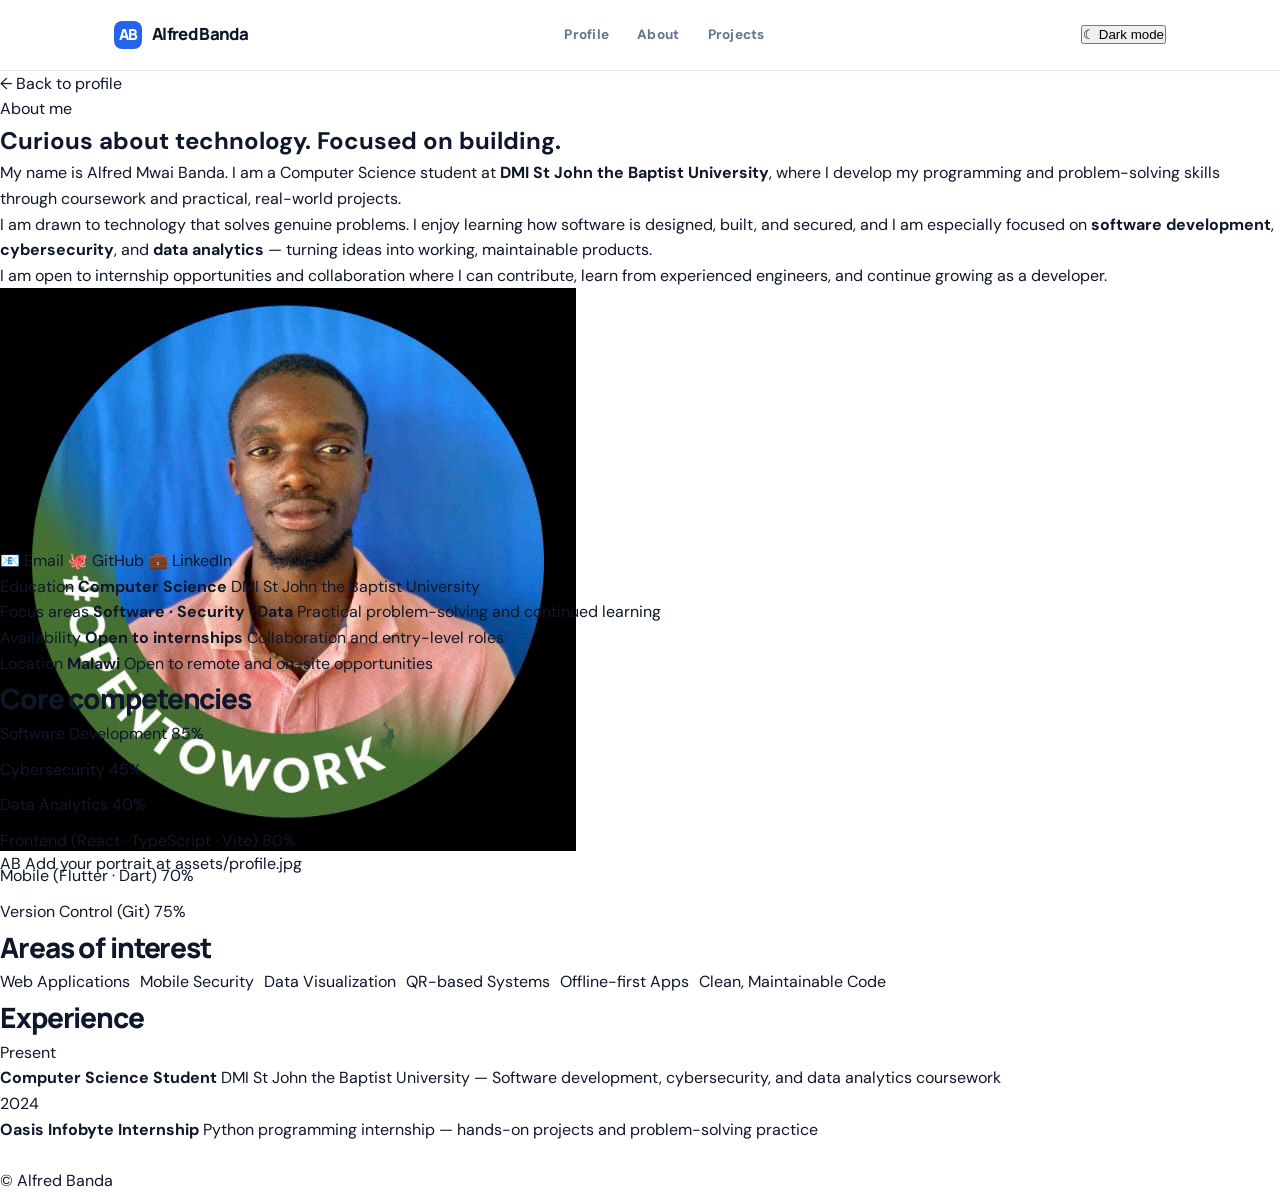
<file: about.html>
<!doctype html>
<html lang="en">
<head>
  <meta charset="utf-8">
  <meta name="viewport" content="width=device-width,initial-scale=1">
  <meta name="theme-color" content="#f8fafc">
  <meta name="description" content="About Alfred Mwai Banda — Computer Science student at DMI St John the Baptist University. Skills, education, achievements, and areas of interest in software development, cybersecurity, and data analytics.">
  <meta name="author" content="Alfred Mwai Banda">

  <!-- Open Graph / social sharing -->
  <meta property="og:type" content="profile">
  <meta property="og:title" content="About Me | Alfred Mwai Banda">
  <meta property="og:description" content="Computer Science student at DMI St John the Baptist University focused on software development, cybersecurity, and data analytics.">
  <meta property="og:image" content="https://alfred-mwai-banda.bandaalfred303.workers.dev/assets/profile.jpg">
  <meta property="og:url" content="https://alfred-mwai-banda.bandaalfred303.workers.dev/about.html">
  <meta property="og:site_name" content="Alfred Mwai Banda Portfolio">
  <meta property="og:locale" content="en_US">

  <meta name="twitter:card" content="summary_large_image">
  <meta name="twitter:title" content="About Me | Alfred Mwai Banda">
  <meta name="twitter:description" content="Computer Science student at DMI St John the Baptist University focused on software development, cybersecurity, and data analytics.">
  <meta name="twitter:image" content="https://alfred-mwai-banda.bandaalfred303.workers.dev/assets/profile.jpg">

  <link rel="icon" type="image/svg+xml" href="assets/favicon.svg">
  <link rel="apple-touch-icon" href="assets/favicon.svg">
  <link rel="stylesheet" href="styles.css">
  <script src="script.js" defer></script>

  <!-- Structured data -->
  <script type="application/ld+json">
  {
    "@context": "https://schema.org",
    "@type": "Person",
    "name": "Alfred Mwai Banda",
    "description": "Computer Science student at DMI St John the Baptist University focused on software development, cybersecurity, and data analytics.",
    "url": "https://alfred-mwai-banda.bandaalfred303.workers.dev/about.html",
    "email": "bandaalfred303@gmail.com",
    "jobTitle": "Computer Science Student",
    "worksFor": {
      "@type": "Organization",
      "name": "DMI St John the Baptist University"
    },
    "knowsAbout": ["Software Development", "Cybersecurity", "Data Analytics", "React", "TypeScript", "Flutter", "Dart", "Git"],
    "sameAs": [
      "https://github.com/ALFREDBANDA-303",
      "https://www.linkedin.com/in/alfred-mwai-banda-025221379",
      "https://www.instagram.com/alfredbanda"
    ]
  }
  </script>

  <title>About Me | Alfred Mwai Banda</title>
</head>
<body>
  <a class="skip-link" href="#home">Skip to content</a>

  <header class="site-header">
    <div class="header-inner">
      <a class="brand" href="index.html" aria-label="Alfred Mwai Banda portfolio home">
        <span class="brand-mark">AB</span>
        <span class="brand-name">Alfred Banda</span>
      </a>
      <nav class="header-nav" id="header-nav">
        <a href="index.html" class="nav-link">Profile</a>
        <a href="about.html" class="nav-link active">About</a>
        <a href="projects.html" class="nav-link">Projects</a>
      </nav>
      <button class="mobile-menu-toggle" id="mobile-menu-toggle" aria-label="Open navigation menu" aria-expanded="false">
        <svg viewBox="0 0 24 24" aria-hidden="true">
          <path d="M3 6h18M3 12h18M3 18h18"></path>
        </svg>
      </button>
      <button class="theme-toggle" id="theme-toggle" type="button" aria-label="Switch to dark mode" aria-pressed="false">
        <span class="theme-icon" aria-hidden="true">☾</span>
        <span class="theme-label">Dark mode</span>
      </button>
    </div>
  </header>

  <main class="portfolio">
    <article class="content-section detail-page" aria-labelledby="about-title">
      <div class="page-toolbar">
        <a class="back-link" href="index.html">← Back to profile</a>
      </div>

      <span class="section-label reveal">About me</span>
      <h1 class="detail-title reveal reveal-delay-1" id="about-title">Curious about technology. Focused on building.</h1>

      <div class="bio-grid reveal reveal-delay-2">
        <div class="bio-text">
          <p class="section-copy">My name is Alfred Mwai Banda. I am a Computer Science student at <strong>DMI St John the Baptist University</strong>, where I develop my programming and problem-solving skills through coursework and practical, real-world projects.</p>
          <p class="section-copy">I am drawn to technology that solves genuine problems. I enjoy learning how software is designed, built, and secured, and I am especially focused on <strong>software development</strong>, <strong>cybersecurity</strong>, and <strong>data analytics</strong> — turning ideas into working, maintainable products.</p>
          <p class="section-copy">I am open to internship opportunities and collaboration where I can contribute, learn from experienced engineers, and continue growing as a developer.</p>
        </div>
        <div class="bio-profile">
          <div class="photo-box" style="height: 260px; margin: 0;">
            <img src="assets/profile.jpg" alt="Portrait of Alfred Mwai Banda" id="about-profile-image">
            <div class="image-fallback" id="about-image-fallback">
              <span class="initials" aria-hidden="true">AB</span>
              <span class="photo-hint">Add your portrait at assets/profile.jpg</span>
            </div>
          </div>
          <div class="contact-bar reveal reveal-delay-2">
            <a class="contact-link" href="mailto:bandaalfred303@gmail.com" aria-label="Email">📧 Email</a>
            <a class="contact-link" href="https://github.com/ALFREDBANDA-303" target="_blank" rel="noopener" aria-label="GitHub">🐙 GitHub</a>
            <a class="contact-link" href="https://www.linkedin.com/in/alfred-mwai-banda-025221379?utm_source=share_via&utm_content=profile&utm_medium=member_android" target="_blank" rel="noopener" aria-label="LinkedIn">💼 LinkedIn</a>
          </div>
        </div>
      </div>

      <div class="about-facts reveal reveal-delay-3">
        <div>
          <span class="fact-label">Education</span>
          <strong>Computer Science</strong>
          <span>DMI St John the Baptist University</span>
        </div>
        <div>
          <span class="fact-label">Focus areas</span>
          <strong>Software · Security · Data</strong>
          <span>Practical problem-solving and continued learning</span>
        </div>
        <div>
          <span class="fact-label">Availability</span>
          <strong>Open to internships</strong>
          <span>Collaboration and entry-level roles</span>
        </div>
        <div>
          <span class="fact-label">Location</span>
          <strong>Malawi</strong>
          <span>Open to remote and on-site opportunities</span>
        </div>
      </div>

      <div class="skills reveal reveal-delay-4">
        <div class="section-title">Core competencies</div>
        <div class="skill-list">
          <div class="skill-item">
            <span class="skill-name">Software Development</span>
            <span class="skill-pill">85%</span>
            <div class="skill-bar"><div class="skill-bar-fill" style="--skill-percent: 85%"></div></div>
          </div>
          <div class="skill-item">
            <span class="skill-name">Cybersecurity</span>
            <span class="skill-pill">45%</span>
            <div class="skill-bar"><div class="skill-bar-fill" style="--skill-percent: 45%"></div></div>
          </div>
          <div class="skill-item">
            <span class="skill-name">Data Analytics</span>
            <span class="skill-pill">40%</span>
            <div class="skill-bar"><div class="skill-bar-fill" style="--skill-percent: 40%"></div></div>
          </div>
          <div class="skill-item">
            <span class="skill-name">Frontend (React · TypeScript · Vite)</span>
            <span class="skill-pill">80%</span>
            <div class="skill-bar"><div class="skill-bar-fill" style="--skill-percent: 80%"></div></div>
          </div>
          <div class="skill-item">
            <span class="skill-name">Mobile (Flutter · Dart)</span>
            <span class="skill-pill">70%</span>
            <div class="skill-bar"><div class="skill-bar-fill" style="--skill-percent: 70%"></div></div>
          </div>
          <div class="skill-item">
            <span class="skill-name">Version Control (Git)</span>
            <span class="skill-pill">75%</span>
            <div class="skill-bar"><div class="skill-bar-fill" style="--skill-percent: 75%"></div></div>
          </div>
        </div>
      </div>

      <div class="interests reveal reveal-delay-5">
        <div class="section-title">Areas of interest</div>
        <div class="interest-list">
          <span class="interest-tag">Web Applications</span>
          <span class="interest-tag">Mobile Security</span>
          <span class="interest-tag">Data Visualization</span>
          <span class="interest-tag">QR-based Systems</span>
          <span class="interest-tag">Offline-first Apps</span>
          <span class="interest-tag">Clean, Maintainable Code</span>
        </div>
      </div>

      <div class="experience-section reveal reveal-delay-6">
        <div class="section-title">Experience</div>
        <div class="experience-list">
          <div class="experience-item">
            <span class="experience-date">Present</span>
            <div class="experience-content">
              <strong>Computer Science Student</strong>
              <span>DMI St John the Baptist University — Software development, cybersecurity, and data analytics coursework</span>
            </div>
          </div>
          <div class="experience-item">
            <span class="experience-date">2024</span>
            <div class="experience-content">
              <strong>Oasis Infobyte Internship</strong>
              <span>Python programming internship — hands-on projects and problem-solving practice</span>
            </div>
          </div>
        </div>
      </div>

      <a class="page-action reveal reveal-delay-7" href="projects.html">Explore my projects <span aria-hidden="true">→</span></a>
    </article>
    <footer class="page-footer">© <span id="year"></span> Alfred Banda</footer>
  </main>
</body>
</html>
</file>
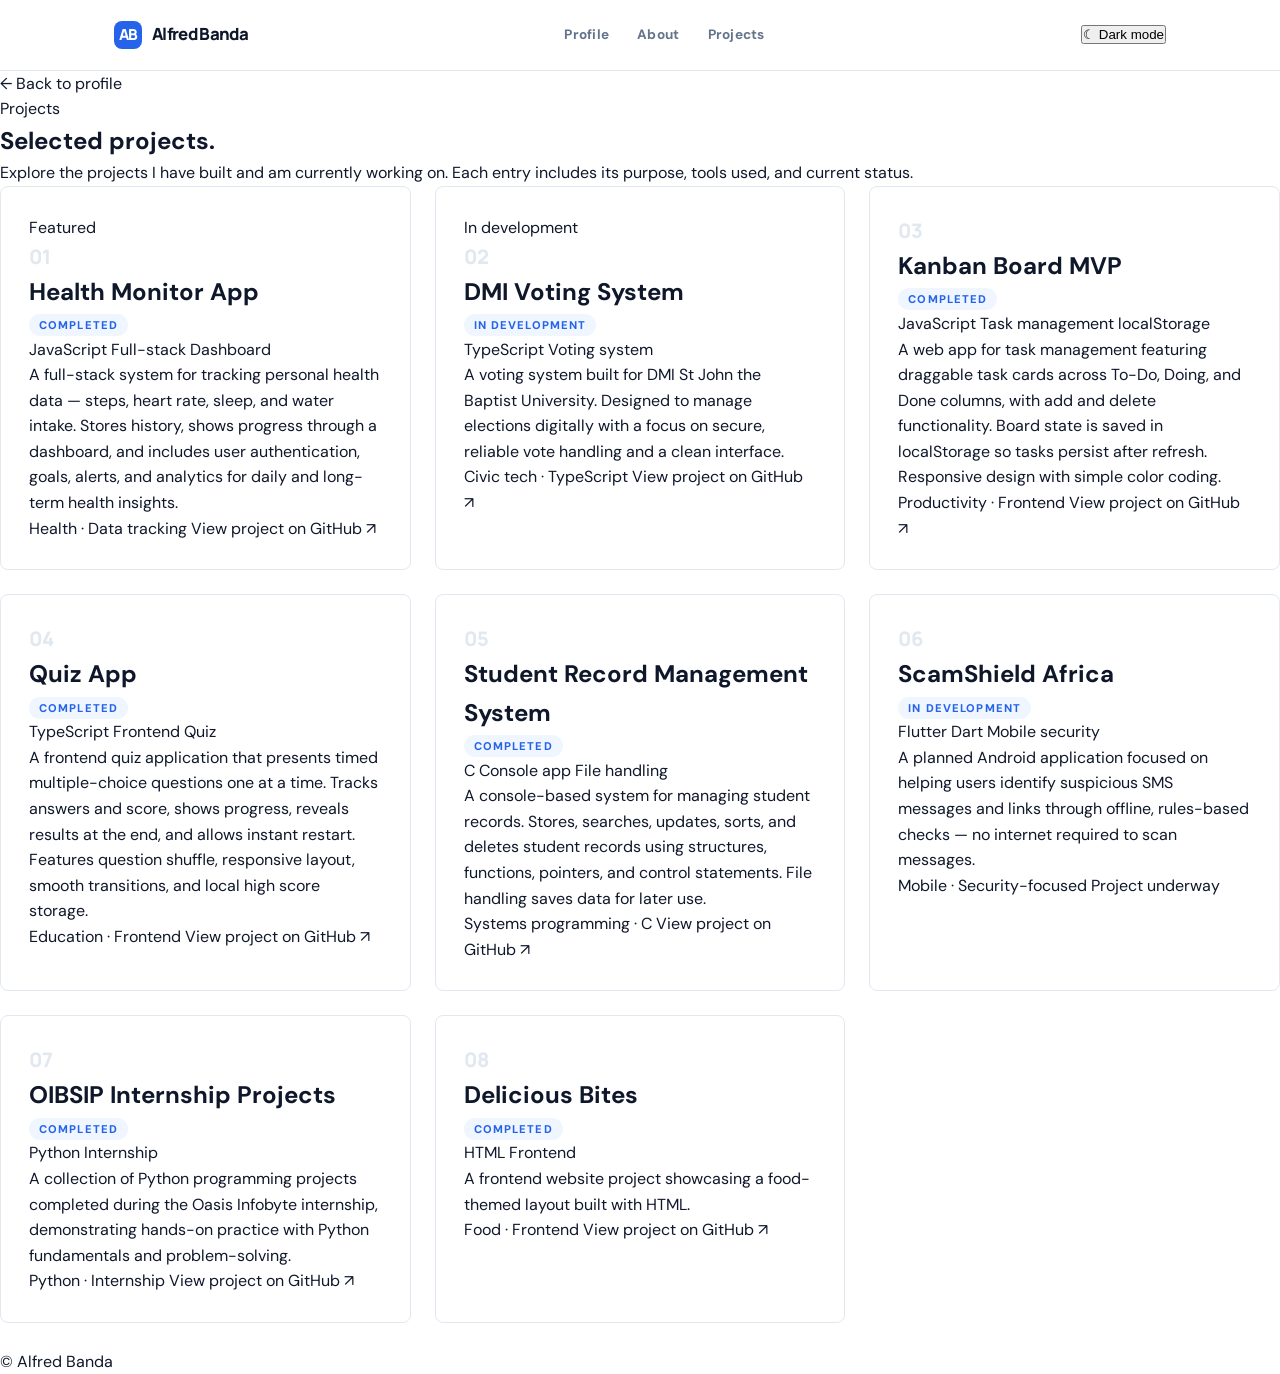
<file: projects.html>
<!doctype html>
<html lang="en">
<head>
  <meta charset="utf-8">
  <meta name="viewport" content="width=device-width,initial-scale=1">
  <meta name="theme-color" content="#f8fafc">
  <meta name="description" content="Projects by Alfred Mwai Banda, including Health Monitor App, ScamShield Africa, and more. Software development, cybersecurity, and data analytics portfolio.">
  <meta name="author" content="Alfred Mwai Banda">

  <!-- Open Graph / social sharing -->
  <meta property="og:type" content="website">
  <meta property="og:title" content="Projects | Alfred Mwai Banda">
  <meta property="og:description" content="Selected projects by Alfred Mwai Banda — Computer Science student focused on software development, cybersecurity, and data analytics.">
  <meta property="og:image" content="https://alfred-mwai-banda.bandaalfred303.workers.dev/assets/profile.jpg">
  <meta property="og:url" content="https://alfred-mwai-banda.bandaalfred303.workers.dev/projects.html">
  <meta property="og:site_name" content="Alfred Mwai Banda Portfolio">
  <meta property="og:locale" content="en_US">

  <meta name="twitter:card" content="summary_large_image">
  <meta name="twitter:title" content="Projects | Alfred Mwai Banda">
  <meta name="twitter:description" content="Selected projects by Alfred Mwai Banda — Computer Science student focused on software development, cybersecurity, and data analytics.">
  <meta name="twitter:image" content="https://alfred-mwai-banda.bandaalfred303.workers.dev/assets/profile.jpg">

  <link rel="icon" type="image/svg+xml" href="assets/favicon.svg">
  <link rel="apple-touch-icon" href="assets/favicon.svg">
  <link rel="stylesheet" href="styles.css">
  <script src="script.js" defer></script>

  <!-- Structured data -->
  <script type="application/ld+json">
  {
    "@context": "https://schema.org",
    "@type": "ProfilePage",
    "primaryImageOfPage": "https://alfred-mwai-banda.bandaalfred303.workers.dev/assets/profile.jpg",
    "owner": {
      "@type": "Person",
      "name": "Alfred Mwai Banda",
      "url": "https://alfred-mwai-banda.bandaalfred303.workers.dev/projects.html"
    }
  }
  </script>

  <title>Projects | Alfred Mwai Banda</title>
</head>
<body>
  <a class="skip-link" href="#projects-title">Skip to content</a>

  <header class="site-header">
    <div class="header-inner">
      <a class="brand" href="index.html" aria-label="Alfred Mwai Banda portfolio home">
        <span class="brand-mark">AB</span>
        <span class="brand-name">Alfred Banda</span>
      </a>
      <nav class="header-nav" id="header-nav">
        <a href="index.html" class="nav-link">Profile</a>
        <a href="about.html" class="nav-link">About</a>
        <a href="projects.html" class="nav-link active">Projects</a>
      </nav>
      <button class="mobile-menu-toggle" id="mobile-menu-toggle" aria-label="Open navigation menu" aria-expanded="false">
        <svg viewBox="0 0 24 24" aria-hidden="true">
          <path d="M3 6h18M3 12h18M3 18h18"></path>
        </svg>
      </button>
      <button class="theme-toggle" id="theme-toggle" type="button" aria-label="Switch to dark mode" aria-pressed="false">
        <span class="theme-icon" aria-hidden="true">☾</span>
        <span class="theme-label">Dark mode</span>
      </button>
    </div>
  </header>

  <main class="portfolio">
    <section class="content-section detail-page" aria-labelledby="projects-title">
      <div class="page-toolbar">
        <a class="back-link" href="index.html">← Back to profile</a>
      </div>

      <span class="section-label reveal">Projects</span>
      <h1 class="detail-title reveal reveal-delay-1" id="projects-title">Selected projects.</h1>
      <p class="section-copy reveal reveal-delay-2">Explore the projects I have built and am currently working on. Each entry includes its purpose, tools used, and current status.</p>

      <div class="project-grid reveal reveal-delay-3">
        <!-- Featured: Health Monitor App -->
        <article class="project-card featured">
          <div class="project-badge">Featured</div>
          <div class="project-number" aria-hidden="true">01</div>
          <div class="project-content">
            <div class="project-heading">
              <h2>Health Monitor App</h2>
              <span class="project-status">Completed</span>
            </div>
            <div class="project-tags">
              <span class="tag">JavaScript</span>
              <span class="tag">Full-stack</span>
              <span class="tag">Dashboard</span>
            </div>
            <p>A full-stack system for tracking personal health data — steps, heart rate, sleep, and water intake. Stores history, shows progress through a dashboard, and includes user authentication, goals, alerts, and analytics for daily and long-term health insights.</p>
            <div class="project-footer">
              <span>Health · Data tracking</span>
              <a href="https://github.com/ALFREDBANDA-303/Health-Monitor-App" target="_blank" rel="noopener">View project on GitHub ↗</a>
            </div>
          </div>
        </article>

        <!-- Featured: Voting System -->
        <article class="project-card featured">
          <div class="project-badge">In development</div>
          <div class="project-number" aria-hidden="true">02</div>
          <div class="project-content">
            <div class="project-heading">
              <h2>DMI Voting System</h2>
              <span class="project-status">In development</span>
            </div>
            <div class="project-tags">
              <span class="tag">TypeScript</span>
              <span class="tag">Voting system</span>
            </div>
            <p>A voting system built for DMI St John the Baptist University. Designed to manage elections digitally with a focus on secure, reliable vote handling and a clean interface.</p>
            <div class="project-footer">
              <span>Civic tech · TypeScript</span>
              <a href="https://github.com/ALFREDBANDA-303/official-voting-system" target="_blank" rel="noopener">View project on GitHub ↗</a>
            </div>
          </div>
        </article>

        <!-- Kanban Board -->
        <article class="project-card">
          <div class="project-number" aria-hidden="true">03</div>
          <div class="project-content">
            <div class="project-heading">
              <h2>Kanban Board MVP</h2>
              <span class="project-status">Completed</span>
            </div>
            <div class="project-tags">
              <span class="tag">JavaScript</span>
              <span class="tag">Task management</span>
              <span class="tag">localStorage</span>
            </div>
            <p>A web app for task management featuring draggable task cards across To-Do, Doing, and Done columns, with add and delete functionality. Board state is saved in localStorage so tasks persist after refresh. Responsive design with simple color coding.</p>
            <div class="project-footer">
              <span>Productivity · Frontend</span>
              <a href="https://github.com/ALFREDBANDA-303/kanban-board-" target="_blank" rel="noopener">View project on GitHub ↗</a>
            </div>
          </div>
        </article>

        <!-- Quiz App -->
        <article class="project-card">
          <div class="project-number" aria-hidden="true">04</div>
          <div class="project-content">
            <div class="project-heading">
              <h2>Quiz App</h2>
              <span class="project-status">Completed</span>
            </div>
            <div class="project-tags">
              <span class="tag">TypeScript</span>
              <span class="tag">Frontend</span>
              <span class="tag">Quiz</span>
            </div>
            <p>A frontend quiz application that presents timed multiple-choice questions one at a time. Tracks answers and score, shows progress, reveals results at the end, and allows instant restart. Features question shuffle, responsive layout, smooth transitions, and local high score storage.</p>
            <div class="project-footer">
              <span>Education · Frontend</span>
              <a href="https://github.com/ALFREDBANDA-303/SovereignHugo303-Quiz-App" target="_blank" rel="noopener">View project on GitHub ↗</a>
            </div>
          </div>
        </article>

        <!-- Student Record Management (C) -->
        <article class="project-card">
          <div class="project-number" aria-hidden="true">05</div>
          <div class="project-content">
            <div class="project-heading">
              <h2>Student Record Management System</h2>
              <span class="project-status">Completed</span>
            </div>
            <div class="project-tags">
              <span class="tag">C</span>
              <span class="tag">Console app</span>
              <span class="tag">File handling</span>
            </div>
            <p>A console-based system for managing student records. Stores, searches, updates, sorts, and deletes student records using structures, functions, pointers, and control statements. File handling saves data for later use.</p>
            <div class="project-footer">
              <span>Systems programming · C</span>
              <a href="https://github.com/ALFREDBANDA-303/Student-Record-Management-System-in-C" target="_blank" rel="noopener">View project on GitHub ↗</a>
            </div>
          </div>
        </article>

        <!-- ScamShield Africa -->
        <article class="project-card">
          <div class="project-number" aria-hidden="true">06</div>
          <div class="project-content">
            <div class="project-heading">
              <h2>ScamShield Africa</h2>
              <span class="project-status">In development</span>
            </div>
            <div class="project-tags">
              <span class="tag">Flutter</span>
              <span class="tag">Dart</span>
              <span class="tag">Mobile security</span>
            </div>
            <p>A planned Android application focused on helping users identify suspicious SMS messages and links through offline, rules-based checks — no internet required to scan messages.</p>
            <div class="project-footer">
              <span>Mobile · Security-focused</span>
              <span>Project underway</span>
            </div>
          </div>
        </article>

        <!-- OIBSIP Internship -->
        <article class="project-card">
          <div class="project-number" aria-hidden="true">07</div>
          <div class="project-content">
            <div class="project-heading">
              <h2>OIBSIP Internship Projects</h2>
              <span class="project-status">Completed</span>
            </div>
            <div class="project-tags">
              <span class="tag">Python</span>
              <span class="tag">Internship</span>
            </div>
            <p>A collection of Python programming projects completed during the Oasis Infobyte internship, demonstrating hands-on practice with Python fundamentals and problem-solving.</p>
            <div class="project-footer">
              <span>Python · Internship</span>
              <a href="https://github.com/ALFREDBANDA-303/OIBSIP" target="_blank" rel="noopener">View project on GitHub ↗</a>
            </div>
          </div>
        </article>

        <!-- Delicious Bites -->
        <article class="project-card">
          <div class="project-number" aria-hidden="true">08</div>
          <div class="project-content">
            <div class="project-heading">
              <h2>Delicious Bites</h2>
              <span class="project-status">Completed</span>
            </div>
            <div class="project-tags">
              <span class="tag">HTML</span>
              <span class="tag">Frontend</span>
            </div>
            <p>A frontend website project showcasing a food-themed layout built with HTML.</p>
            <div class="project-footer">
              <span>Food · Frontend</span>
              <a href="https://github.com/ALFREDBANDA-303/web" target="_blank" rel="noopener">View project on GitHub ↗</a>
            </div>
          </div>
        </article>
      </div>

      <a class="page-action reveal reveal-delay-4" href="about.html">Read more about me <span aria-hidden="true">→</span></a>
    </section>
    <footer class="page-footer">© <span id="year"></span> Alfred Banda</footer>
  </main>
</body>
</html>
</file>
<file: styles.css>
@import url('https://fonts.googleapis.com/css2?family=DM+Sans:wght@400;500;600;700&family=Manrope:wght@500;600;700;800&display=swap');

:root {
  --ink: #0f172a;
  --ink-soft: #334155;
  --muted: #64748b;
  --line: #e2e8f0;
  --bg: #ffffff;
  --surface: #f8fafc;
  --primary: #2563eb;
  --primary-hover: #1d4ed8;
  --primary-soft: #eff6ff;
  --border-radius: 8px;
  --transition: all 200ms ease;
  --shadow: rgba(15, 23, 42, 0.06);
  --shadow-md: rgba(15, 23, 42, 0.08);
}

:root[data-theme="dark"] {
  --ink: #f8fafc;
  --ink-soft: #cbd5e1;
  --muted: #94a3b8;
  --line: #334155;
  --bg: #0a192f;
  --surface: #172a45;
  --primary: #3b82f6;
  --primary-hover: #60a5fa;
  --primary-soft: #1e3a5a;
  --border-radius: 8px;
  --transition: all 200ms ease;
  --shadow: rgba(0, 0, 0, 0.30);
  --shadow-md: rgba(0, 0, 0, 0.40);
}

* {
  box-sizing: border-box;
  margin: 0;
  padding: 0;
}

html {
  scroll-behavior: smooth;
}

html, body {
  min-height: 100%;
}

body {
  min-height: 100vh;
  background: var(--bg);
  color: var(--ink);
  font-family: "DM Sans", sans-serif;
  line-height: 1.6;
  transition: var(--transition);
  overflow-x: hidden;
}

img {
  max-width: 100%;
  display: block;
}

a {
  color: inherit;
  text-decoration: none;
}

.skip-link {
  position: absolute;
  top: -100px;
  left: 50%;
  transform: translateX(-50%);
  background: var(--primary);
  color: #fff;
  padding: 8px 16px;
  border-radius: var(--border-radius);
  font-weight: 700;
  font-size: 0.8rem;
  z-index: 1000;
  transition: top 150ms ease;
  text-decoration: none;
}

.skip-link:focus {
  top: 12px;
  outline: none;
}

/* Header */
.site-header {
  position: sticky;
  top: 0;
  z-index: 100;
  background: var(--bg);
  border-bottom: 1px solid var(--line);
  transition: var(--transition);
}

.header-inner {
  max-width: 1100px;
  margin: 0 auto;
  padding: 16px 24px;
  display: flex;
  align-items: center;
  justify-content: space-between;
  gap: 16px;
}

.brand {
  display: inline-flex;
  align-items: center;
  gap: 10px;
  font: 800 1.05rem/1 "Manrope", sans-serif;
  color: var(--ink);
  letter-spacing: -0.04em;
}

.brand-mark {
  width: 28px;
  height: 28px;
  border-radius: var(--border-radius);
  background: var(--primary);
  color: #fff;
  display: grid;
  place-items: center;
  font-size: 0.95rem;
  font-weight: 800;
}

.header-nav {
  display: flex;
  gap: 28px;
}

.nav-link {
  font-size: 0.85rem;
  font-weight: 700;
  color: var(--muted);
  letter-spacing: 0.02em;
  transition: var(--transition);
  padding: 8px 0;
  position: relative;
}

.nav-link:hover {
  color: var(--primary);
}

.nav-link::after {
  content: "";
  position: absolute;
  bottom: 0;
  left: 0;
  width: 0;
  height: 2px;
  background: var(--primary);
  transition: width 200ms ease;
}

.nav-link:hover::after {
  width: 100%;
}

.mobile-menu-toggle {
  display: none;
  align-items: center;
  justify-content: center;
  width: 36px;
  height: 36px;
  background: var(--surface);
  border: 1px solid var(--line);
  border-radius: var(--border-radius);
  color: var(--ink);
  cursor: pointer;
  transition: var(--transition);
}

.mobile-menu-toggle svg {
  width: 20px;
  height: 20px;
  fill: none;
  stroke: var(--ink);
  stroke-width: 2;
  stroke-linecap: round;
  stroke-linejoin: round;
}

/* Reveal */
.reveal {
  opacity: 0;
  transform: translateY(20px);
  transition: opacity 700ms ease, transform 700ms ease;
}

.reveal.visible {
  opacity: 1;
  transform: translateY(0);
}

/* Hero */
.hero {
  padding: 80px 24px;
  text-align: center;
}

.hero-inner {
  max-width: 720px;
  margin: 0 auto;
}

.hero-kicker {
  display: inline-block;
  font-size: 0.75rem;
  font-weight: 800;
  letter-spacing: 0.16em;
  text-transform: uppercase;
  color: var(--primary);
  margin-bottom: 16px;
}

.hero h1 {
  font-family: "Manrope", sans-serif;
  font-size: clamp(2.5rem, 5vw, 3.5rem);
  font-weight: 800;
  letter-spacing: -0.04em;
  line-height: 1.1;
  margin-bottom: 16px;
  color: var(--ink);
}

.hero-statement {
  font-size: 1.1rem;
  font-weight: 600;
  color: var(--ink-soft);
  margin-bottom: 20px;
}

.hero-intro {
  font-size: 0.95rem;
  color: var(--muted);
  max-width: 560px;
  margin: 0 auto 32px;
  line-height: 1.7;
}

.hero-actions {
  display: flex;
  gap: 12px;
  justify-content: center;
  flex-wrap: wrap;
  margin-bottom: 32px;
}

.hero-links {
  display: flex;
  gap: 6px;
  justify-content: center;
  flex-wrap: wrap;
  font-size: 0.8rem;
  font-weight: 700;
  color: var(--muted);
  letter-spacing: 0.04em;
}

.hero-links a {
  color: var(--primary);
}

.hero-links .separator {
  color: var(--muted);
}

/* Buttons */
.btn-primary,
.btn-secondary,
.btn-ghost,
.btn-small {
  display: inline-flex;
  align-items: center;
  justify-content: center;
  min-height: 44px;
  padding: 0 20px;
  border: 1px solid transparent;
  border-radius: var(--border-radius);
  font-size: 0.85rem;
  font-weight: 700;
  letter-spacing: 0.02em;
  transition: var(--transition);
  text-decoration: none;
  cursor: pointer;
}

.btn-primary {
  background: var(--primary);
  color: #fff;
  box-shadow: 0 4px 14px rgba(37, 99, 235, 0.15);
}

.btn-primary:hover {
  background: var(--primary-hover);
  transform: translateY(-1px);
  box-shadow: 0 8px 24px rgba(37, 99, 235, 0.20);
}

.btn-primary:active {
  transform: translateY(0);
}

.btn-secondary {
  background: var(--surface);
  border: 1px solid var(--line);
  color: var(--ink);
}

.btn-secondary:hover {
  background: #f1f5f9;
  border-color: var(--primary);
  color: var(--primary);
  transform: translateY(-1px);
}

.btn-ghost {
  background: transparent;
  border: 1px solid var(--line);
  color: var(--ink);
}

.btn-ghost:hover {
  border-color: var(--primary);
  color: var(--primary);
  transform: translateY(-1px);
}

.btn-small {
  min-height: 36px;
  padding: 0 16px;
  font-size: 0.8rem;
  background: var(--surface);
  border: 1px solid var(--line);
  color: var(--ink-soft);
}

.btn-small:hover {
  border-color: var(--primary);
  color: var(--primary);
  background: var(--primary-soft);
}

.btn-small.disabled {
  opacity: 0.5;
  cursor: default;
  pointer-events: none;
}

/* Sections */
.section {
  padding: 80px 24px;
}

.section-inner {
  max-width: 1100px;
  margin: 0 auto;
}

.section-header {
  display: flex;
  align-items: center;
  gap: 12px;
  margin-bottom: 40px;
}

.section-number {
  font-family: "Manrope", sans-serif;
  font-size: 1.5rem;
  font-weight: 800;
  color: var(--line);
}

.section-title {
  font-family: "Manrope", sans-serif;
  font-size: 1.75rem;
  font-weight: 800;
  letter-spacing: -0.04em;
  color: var(--ink);
}

.section-intro {
  font-size: 0.95rem;
  color: var(--muted);
  margin-bottom: 40px;
  max-width: 600px;
}

/* About */
.about-content {
  display: grid;
  grid-template-columns: 1fr 320px;
  gap: 48px;
  align-items: start;
}

.about-text p {
  margin-bottom: 20px;
  font-size: 0.95rem;
  color: var(--ink-soft);
}

.about-text h3 {
  font-family: "Manrope", sans-serif;
  font-size: 1.1rem;
  font-weight: 800;
  color: var(--ink);
  margin: 28px 0 12px;
  letter-spacing: -0.02em;
}

.about-list {
  list-style: disc;
  padding-left: 20px;
  margin-bottom: 20px;
}

.about-list li {
  margin-bottom: 8px;
  font-size: 0.92rem;
  color: var(--ink-soft);
  line-height: 1.6;
}

.about-meta {
  display: flex;
  flex-direction: column;
  gap: 20px;
}

.meta-item {
  display: flex;
  flex-direction: column;
  gap: 4px;
  padding: 16px;
  background: var(--surface);
  border: 1px solid var(--line);
  border-radius: var(--border-radius);
}

.meta-label {
  font-size: 0.7rem;
  font-weight: 800;
  letter-spacing: 0.14em;
  text-transform: uppercase;
  color: var(--primary);
}

.meta-value {
  font-size: 0.9rem;
  color: var(--ink-soft);
}

/* Academics */
.academic-card {
  background: var(--surface);
  border: 1px solid var(--line);
  border-radius: var(--border-radius);
  padding: 40px;
}

.academic-degree {
  font-family: "Manrope", sans-serif;
  font-size: 1.5rem;
  font-weight: 800;
  color: var(--ink);
  margin-bottom: 8px;
}

.academic-institution {
  font-size: 0.95rem;
  color: var(--muted);
  margin-bottom: 32px;
}

.academic-grid {
  display: grid;
  grid-template-columns: repeat(auto-fit, minmax(220px, 1fr));
  gap: 24px;
}

.academic-block {
  background: var(--bg);
  border: 1px solid var(--line);
  border-radius: var(--border-radius);
  padding: 24px;
}

.block-title {
  font-family: "Manrope", sans-serif;
  font-size: 0.9rem;
  font-weight: 800;
  letter-spacing: 0.08em;
  text-transform: uppercase;
  color: var(--primary);
  margin-bottom: 12px;
}

.course-list,
.interest-list {
  list-style: none;
  display: flex;
  flex-wrap: wrap;
  gap: 10px;
}

.course-list li,
.interest-list li {
  font-size: 0.85rem;
  color: var(--ink-soft);
  padding: 6px 12px;
  background: var(--bg);
  border: 1px solid var(--line);
  border-radius: 999px;
}

/* Skills */
.skills-grid {
  display: grid;
  grid-template-columns: repeat(auto-fit, minmax(240px, 1fr));
  gap: 24px;
  margin-bottom: 24px;
}

.skill-category {
  background: var(--surface);
  border: 1px solid var(--line);
  border-radius: var(--border-radius);
  padding: 24px;
}

.category-title {
  font-family: "Manrope", sans-serif;
  font-size: 1rem;
  font-weight: 800;
  letter-spacing: 0.08em;
  text-transform: uppercase;
  color: var(--primary);
  margin-bottom: 16px;
}

.skill-list {
  list-style: none;
  display: flex;
  flex-direction: column;
  gap: 10px;
}

.skill-list li {
  display: flex;
  justify-content: space-between;
  align-items: baseline;
  font-size: 0.9rem;
  color: var(--ink-soft);
  padding: 6px 0;
  border-bottom: 1px solid var(--line);
}

.skill-list li:last-child {
  border-bottom: none;
}

.skill-level {
  font-size: 0.75rem;
  font-weight: 800;
  color: var(--muted);
}

.skills-note {
  font-size: 0.8rem;
  color: var(--muted);
  text-align: center;
  margin-top: 8px;
}

/* Projects */
.project-grid {
  display: grid;
  grid-template-columns: repeat(auto-fill, minmax(340px, 1fr));
  gap: 24px;
}

.project-card {
  background: var(--bg);
  border: 1px solid var(--line);
  border-radius: var(--border-radius);
  padding: 28px;
  transition: var(--transition);
}

.project-card:hover {
  transform: translateY(-4px);
  box-shadow: 0 12px 32px var(--shadow-md);
  border-color: var(--primary);
}

.project-meta {
  display: flex;
  justify-content: space-between;
  align-items: baseline;
  margin-bottom: 16px;
}

.project-number {
  font-family: "Manrope", sans-serif;
  font-size: 1.25rem;
  font-weight: 800;
  color: var(--line);
}

.project-status {
  font-size: 0.7rem;
  font-weight: 800;
  letter-spacing: 0.1em;
  text-transform: uppercase;
  padding: 4px 10px;
  border-radius: 999px;
  background: var(--primary-soft);
  color: var(--primary);
}

.project-content h3 {
  font-family: "Manrope", sans-serif;
  font-size: 1.25rem;
  font-weight: 800;
  letter-spacing: -0.02em;
  color: var(--ink);
  margin-bottom: 8px;
}

.project-overview {
  font-size: 0.9rem;
  color: var(--muted);
  margin-bottom: 24px;
  line-height: 1.6;
}

.project-detail {
  display: flex;
  flex-direction: column;
  gap: 16px;
  margin-bottom: 24px;
}

.detail-block h5 {
  font-size: 0.8rem;
  font-weight: 800;
  letter-spacing: 0.08em;
  text-transform: uppercase;
  color: var(--primary);
  margin-bottom: 6px;
}

.detail-block p {
  font-size: 0.85rem;
  color: var(--ink-soft);
  line-height: 1.6;
}

.project-links {
  display: flex;
  gap: 8px;
}

/* Internship */
.internship-card {
  background: var(--surface);
  border: 1px solid var(--line);
  border-radius: var(--border-radius);
  padding: 40px;
  max-width: 700px;
  margin: 0 auto;
}

.internship-title {
  font-family: "Manrope", sans-serif;
  font-size: 1.5rem;
  font-weight: 800;
  color: var(--ink);
  margin-bottom: 16px;
}

.internship-intro {
  font-size: 0.95rem;
  color: var(--ink-soft);
  margin-bottom: 24px;
}

.internship-list {
  list-style: none;
  margin-bottom: 28px;
}

.internship-list li {
  font-size: 0.9rem;
  color: var(--ink-soft);
  padding: 10px 0;
  border-bottom: 1px solid var(--line);
  display: flex;
  align-items: flex-start;
  gap: 10px;
}

.internship-actions {
  display: flex;
  gap: 12px;
}

/* Research */
.research-note {
  font-size: 0.85rem;
  color: var(--muted);
  margin-bottom: 32px;
  font-style: italic;
}

.research-grid {
  display: grid;
  grid-template-columns: repeat(auto-fit, minmax(260px, 1fr));
  gap: 20px;
}

.research-item {
  background: var(--surface);
  border: 1px solid var(--line);
  border-radius: var(--border-radius);
  padding: 24px;
}

.research-item h4 {
  font-size: 1rem;
  font-weight: 800;
  color: var(--ink);
  margin-bottom: 8px;
}

.research-item p {
  font-size: 0.85rem;
  color: var(--ink-soft);
  line-height: 1.6;
}

/* Certifications / Experience placeholders */
.certifications-placeholder,
.experience-placeholder {
  background: var(--surface);
  border: 1px solid var(--line);
  border-radius: var(--border-radius);
  padding: 48px 32px;
  text-align: center;
  max-width: 600px;
  margin: 0 auto;
}

.cert-note,
.exp-note {
  font-size: 0.9rem;
  color: var(--muted);
}

.exp-status {
  font-size: 1rem;
  font-weight: 800;
  color: var(--primary);
  margin-bottom: 12px;
}

/* GitHub */
.github-card {
  background: var(--surface);
  border: 1px solid var(--line);
  border-radius: var(--border-radius);
  padding: 40px;
  max-width: 700px;
  margin: 0 auto;
}

.github-header {
  display: flex;
  justify-content: space-between;
  align-items: center;
  margin-bottom: 20px;
}

.github-user {
  font-size: 0.8rem;
  font-weight: 800;
  letter-spacing: 0.1em;
  text-transform: uppercase;
  color: var(--primary);
}

.github-desc {
  font-size: 0.9rem;
  color: var(--ink-soft);
  margin-bottom: 24px;
}

.github-repos {
  display: flex;
  flex-wrap: wrap;
  gap: 12px;
}

.github-repos a {
  font-size: 0.85rem;
  color: var(--ink-soft);
  padding: 8px 14px;
  background: var(--bg);
  border: 1px solid var(--line);
  border-radius: var(--border-radius);
  transition: var(--transition);
}

.github-repos a:hover {
  border-color: var(--primary);
  color: var(--primary);
  background: var(--primary-soft);
}

/* CV */
.cv-card {
  background: var(--surface);
  border: 1px solid var(--line);
  border-radius: var(--border-radius);
  padding: 48px 40px;
  text-align: center;
  max-width: 600px;
  margin: 0 auto;
}

.cv-title {
  font-family: "Manrope", sans-serif;
  font-size: 1.75rem;
  font-weight: 800;
  color: var(--ink);
  margin-bottom: 8px;
}

.cv-subtitle {
  font-size: 0.95rem;
  color: var(--muted);
  margin-bottom: 32px;
}

.cv-actions {
  display: flex;
  gap: 12px;
  justify-content: center;
  margin-bottom: 24px;
}

.cv-note {
  font-size: 0.8rem;
  color: var(--muted);
}

/* Contact */
.contact-wrapper {
  display: grid;
  grid-template-columns: 1fr 420px;
  gap: 48px;
  max-width: 1000px;
  margin: 0 auto;
}

.contact-info {
  display: flex;
  flex-direction: column;
  gap: 24px;
}

.contact-title {
  font-family: "Manrope", sans-serif;
  font-size: 1.5rem;
  font-weight: 800;
  color: var(--ink);
}

.contact-intro {
  font-size: 0.95rem;
  color: var(--ink-soft);
  line-height: 1.7;
}

.contact-details {
  list-style: none;
}

.contact-details li {
  font-size: 0.9rem;
  color: var(--ink-soft);
  margin-bottom: 12px;
  display: flex;
  align-items: baseline;
  gap: 10px;
}

.contact-details a {
  color: var(--primary);
  word-break: break-all;
}

.contact-form {
  display: flex;
  flex-direction: column;
  gap: 16px;
}

.form-group {
  display: flex;
  flex-direction: column;
  gap: 6px;
}

.form-group label {
  font-size: 0.8rem;
  font-weight: 700;
  color: var(--ink-soft);
  letter-spacing: 0.02em;
}

.form-group input,
.form-group textarea {
  font-family: inherit;
  font-size: 0.9rem;
  padding: 10px 14px;
  border: 1px solid var(--line);
  border-radius: var(--border-radius);
  background: var(--bg);
  color: var(--ink);
  transition: var(--transition);
}

.form-group input:focus,
.form-group textarea:focus {
  outline: none;
  border-color: var(--primary);
  box-shadow: 0 0 0 3px rgba(37, 99, 235, 0.1);
}

.form-error {
  font-size: 0.75rem;
  color: #dc2626;
  height: 1.2em;
}

.form-message {
  margin-top: 12px;
  font-size: 0.85rem;
  min-height: 1.2em;
}

.form-message.success {
  color: #059669;
}

.form-message.error {
  color: #dc2626;
}

/* Footer */
.site-footer {
  background: var(--surface);
  border-top: 1px solid var(--line);
  padding: 56px 24px;
}

.footer-inner {
  max-width: 1100px;
  margin: 0 auto;
  display: flex;
  flex-direction: column;
  gap: 20px;
  align-items: center;
  text-align: center;
}

.footer-brand {
  display: inline-flex;
  align-items: center;
  gap: 10px;
  font: 800 1.1rem/1 "Manrope", sans-serif;
  color: var(--ink);
  letter-spacing: -0.04em;
}

.footer-role {
  font-size: 0.85rem;
  color: var(--muted);
}

.footer-social {
  display: flex;
  gap: 6px;
  font-size: 0.8rem;
  font-weight: 700;
  color: var(--muted);
  letter-spacing: 0.04em;
}

.footer-social a {
  color: var(--primary);
}

.footer-social .separator {
  color: var(--muted);
}

.footer-copy {
  font-size: 0.75rem;
  color: var(--muted);
  margin-top: 16px;
}

/* Responsive */
@media (max-width: 768px) {
  .mobile-menu-toggle {
    display: flex;
  }

  .header-nav {
    position: absolute;
    top: 100%;
    left: 0;
    right: 0;
    background: var(--bg);
    border-bottom: 1px solid var(--line);
    flex-direction: column;
    padding: 20px 24px;
    gap: 16px;
    box-shadow: 0 10px 30px var(--shadow);
    display: none;
    border-radius: 0 0 var(--border-radius) var(--border-radius);
  }

  .header-nav.open {
    display: flex;
  }

  .nav-link {
    padding: 10px 0;
  }

  .section {
    padding: 56px 20px;
  }

  .hero {
    padding: 60px 20px;
  }

  .about-content {
    grid-template-columns: 1fr;
    gap: 32px;
  }

  .academic-grid {
    grid-template-columns: 1fr;
  }

  .skills-grid {
    grid-template-columns: 1fr;
  }

  .project-grid {
    grid-template-columns: 1fr;
  }

  .research-grid {
    grid-template-columns: 1fr;
  }

  .contact-wrapper {
    grid-template-columns: 1fr;
    gap: 32px;
  }

  .hero-actions {
    flex-direction: column;
    align-items: stretch;
  }

  .hero-actions .btn-primary,
  .hero-actions .btn-secondary,
  .hero-actions .btn-ghost {
    justify-content: center;
  }

  .internship-actions {
    flex-direction: column;
    align-items: stretch;
  }

  .cv-actions {
    flex-direction: column;
    align-items: stretch;
  }
}

@media (prefers-reduced-motion: reduce) {
  *, *::before, *::after {
    transition-duration: 0.01ms !important;
    animation-duration: 0.01ms !important;
  }
}
</file>
